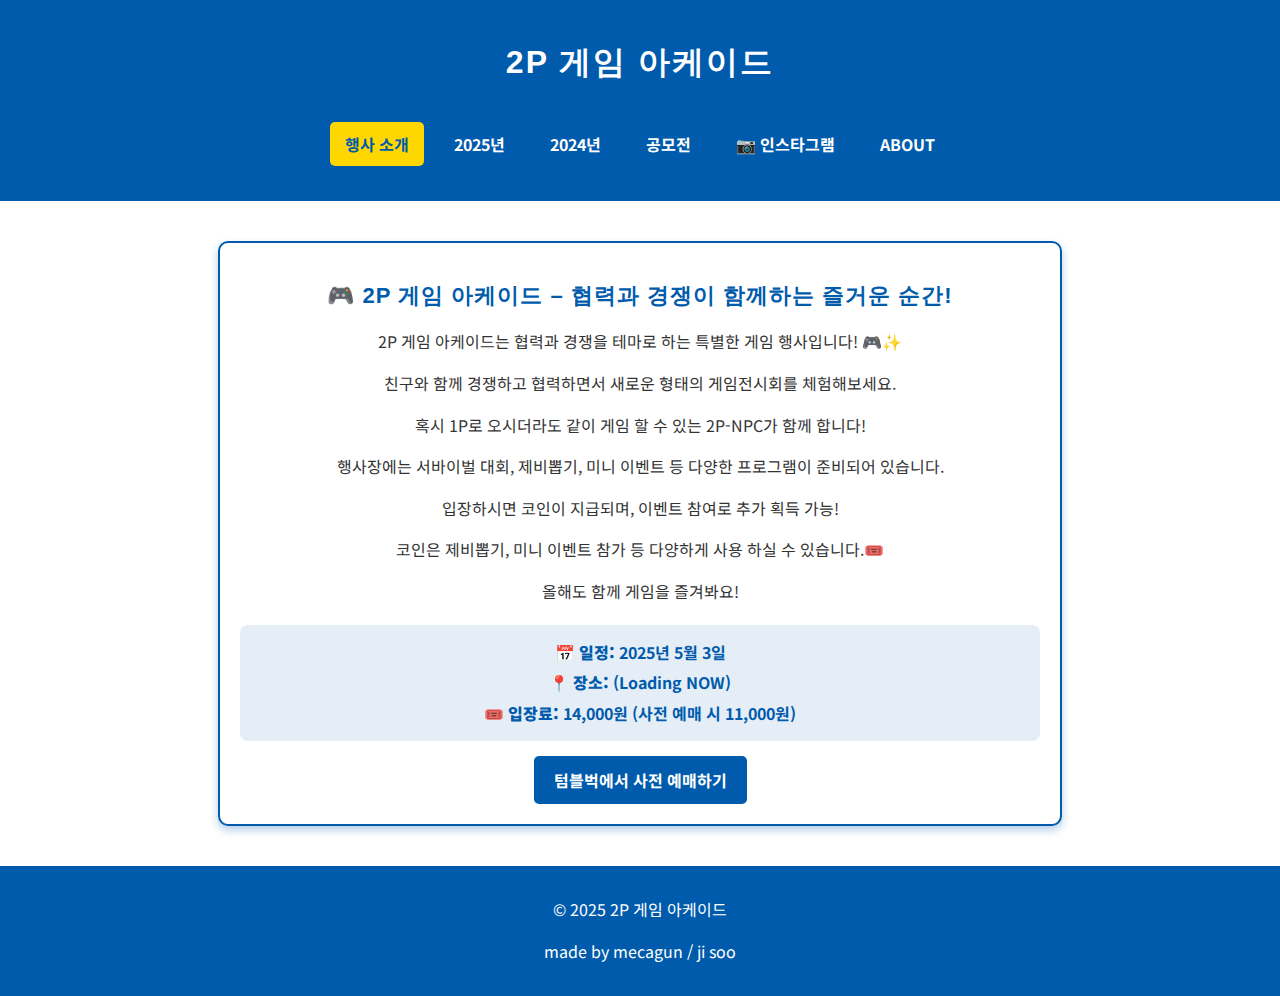
<file: index.html>
<!DOCTYPE html>
<html lang="ko">
<head>
    <meta charset="UTF-8">
    <meta name="viewport" content="width=device-width, initial-scale=1.0">
    <title>2P 게임 아케이드</title>

    <!-- Google Fonts -->
    <link rel="preconnect" href="https://fonts.googleapis.com">
    <link rel="preconnect" href="https://fonts.gstatic.com" crossorigin>
    <link href="https://fonts.googleapis.com/css2?family=Noto+Sans+KR:wght@400;700&family=DungGeunMo&display=swap" rel="stylesheet">

    <!-- 스타일 시트 연결 -->
    <link rel="stylesheet" href="style.css">
</head>
<body>
    <header>
    <h1>2P 게임 아케이드</h1>
        <nav>
            <a href="index.html"class="active">행사 소개</a>
            <a href="2025.html">2025년</a>
            <a href="2024.html">2024년</a>
            <a href="contest.html">공모전</a>
            <a href="https://www.instagram.com/2pgamearcade" target="_blank">📷 인스타그램</a>
            <a href="about.html">ABOUT</a>
        </nav>
    </header>

    <section class="event-info">
    <h2>🎮 2P 게임 아케이드 – 협력과 경쟁이 함께하는 즐거운 순간!</h2>
    <p>2P 게임 아케이드는 협력과 경쟁을 테마로 하는 특별한 게임 행사입니다! 🎮✨</p>
    <p>친구와 함께 경쟁하고 협력하면서 새로운 형태의 게임전시회를 체험해보세요.</p>
    <p>혹시 1P로 오시더라도 같이 게임 할 수 있는 2P-NPC가 함께 합니다!</p>
    <p>행사장에는 서바이벌 대회, 제비뽑기, 미니 이벤트 등 다양한 프로그램이 준비되어 있습니다.</p>
    <p>입장하시면 코인이 지급되며, 이벤트 참여로 추가 획득 가능! </p>
    <p>코인은 제비뽑기, 미니 이벤트 참가 등 다양하게 사용 하실 수 있습니다.🎟️</p>
    <p>올해도 함께 게임을 즐겨봐요!</p>
        
    <div class="event-details">
        <p>📅 <strong>일정:</strong> 2025년 5월 3일</p>
        <p>📍 <strong>장소:</strong> (Loading NOW)</p>
        <p>🎟️ <strong>입장료:</strong> 14,000원 (사전 예매 시 11,000원)</p>
    </div>

    <a href="https://tumblbug.com/2pgamearcade?ref=%EA%B2%80%EC%83%89%2F%ED%82%A4%EC%9B%8C%EB%93%9C" class="button">텀블벅에서 사전 예매하기</a>
</section>

    <footer>
        <p>© 2025 2P 게임 아케이드</p>
        <p> made by mecagun / ji soo </p>
    </footer>
</body>
</html>
</file>
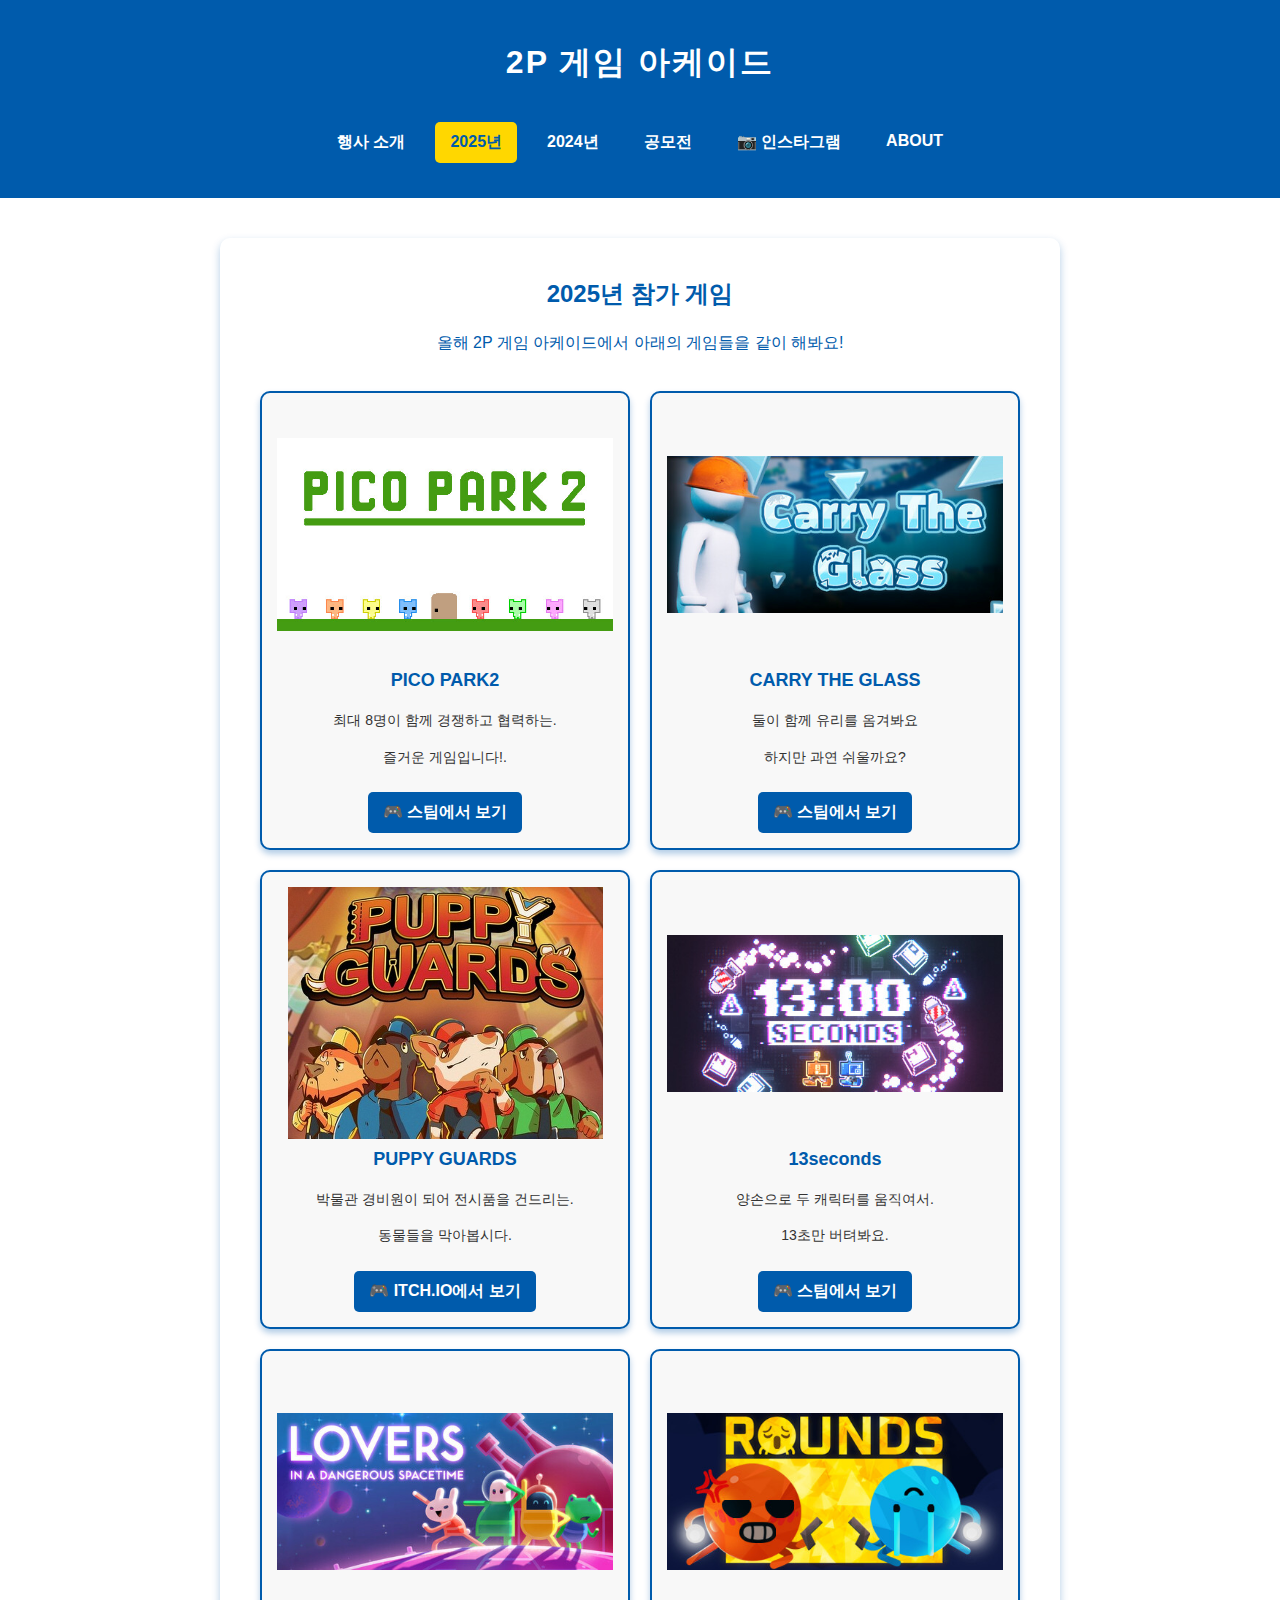
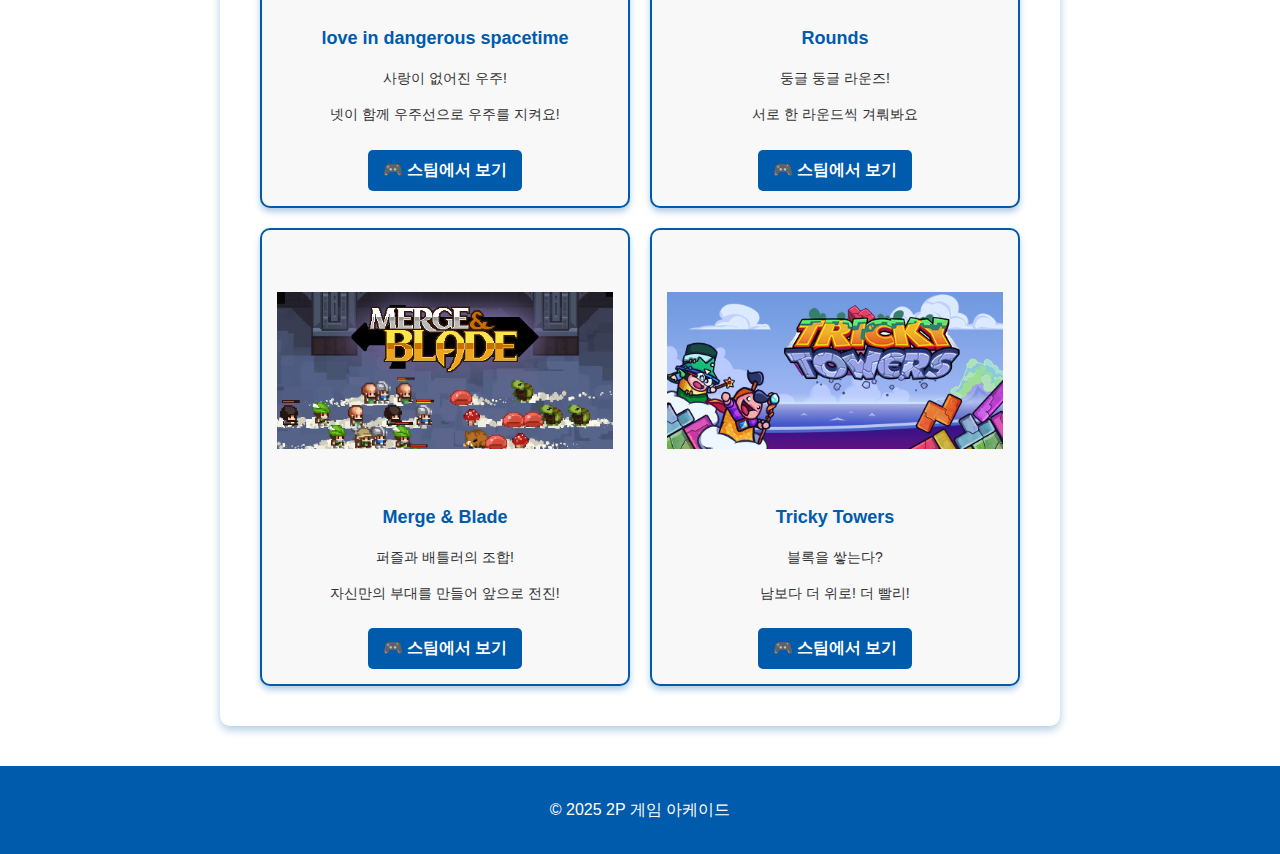
<file: 2025.html>
<!DOCTYPE html>
<html lang="ko">
<head>
    <meta charset="UTF-8">
    <meta name="viewport" content="width=device-width, initial-scale=1.2">
    <title>2025년 2P 게임 아케이드</title>
    <link rel="stylesheet" href="style.css">
</head>
<body>
    <header>
    <h1>2P 게임 아케이드</h1>
        <nav>
            <a href="index.html">행사 소개</a>
            <a href="2025.html"class="active">2025년</a>
            <a href="2024.html">2024년</a>
            <a href="contest.html">공모전</a>
            <a href="https://www.instagram.com/2pgamearcade" target="_blank">📷 인스타그램</a>
            <a href="about.html">ABOUT</a>
        </nav>
    </header>

    <section>
        <h2>2025년 참가 게임</h2>
        <p> 올해 2P 게임 아케이드에서 아래의 게임들을 같이 해봐요!</p>

        <div class="game-gallery">
            <!-- 17개 게임 카드 -->
            <div class="game-card">
                <img src="assets/game1.jpg" alt="게임 룰  : 서바이벌">
                <h3>PICO PARK2</h3>
                <p> 최대 8명이 함께 경쟁하고 협력하는.</p>
                <p> 즐거운 게임입니다!.</p>
                <a href="https://store.steampowered.com/app/2644470/PICO_PARK_2/" target="_blank" class="steam-button">🎮 스팀에서 보기</a>
            </div>

            <div class="game-card">
                <img src="assets/game2.jpg" alt="게임 2">
                <h3>CARRY THE GLASS</h3>
                <p>둘이 함께 유리를 옴겨봐요</p>
                <p>하지만 과연 쉬울까요? </p>
                <a href="https://store.steampowered.com/app/3263320/Carry_The_Glass/" target="_blank" class="steam-button">🎮 스팀에서 보기</a>
            </div>

            <div class="game-card">
                <img src="assets/game3.jpg" alt="게임 3">
                <h3>PUPPY GUARDS</h3>
                <p>박물관 경비원이 되어 전시품을 건드리는.</p>
                <p>동물들을 막아봅시다.</p>
                <a href="https://vitaminexe.itch.io/puppy-guards" target="_blank" class="steam-button">🎮 ITCH.IO에서 보기</a>
            </div>

            <div class="game-card">
                <img src="assets/game4.jpg" alt="게임 4">
                <h3>13seconds</h3>
                <p> 양손으로 두 캐릭터를 움직여서.</p>
                <p> 13초만 버텨봐요.</p>
                <a href="https://store.steampowered.com/app/2761620/13_Seconds/" target="_blank" class="steam-button">🎮 스팀에서 보기</a>
            </div>

            <div class="game-card">
                <img src="assets/game5.jpg" alt="게임 5">
                <h3>love in dangerous spacetime</h3>
                <p> 사랑이 없어진 우주!</p>
                <p> 넷이 함께 우주선으로 우주를 지켜요!</p>
                <a href="https://store.steampowered.com/app/252110/Lovers_in_a_Dangerous_Spacetime/" target="_blank" class="steam-button">🎮 스팀에서 보기</a>
                </div>

            <div class="game-card">
                <img src="assets/game6.jpg" alt="게임 6">
                <h3>Rounds</h3>
                <p> 둥글 둥글 라운즈!</p>
                <p> 서로 한 라운드씩 겨뤄봐요 </p>
                <a href="https://store.steampowered.com/app/1557740/ROUNDS/" target="_blank" class="steam-button">🎮 스팀에서 보기</a>
                </div>

            <div class="game-card">
                <img src="assets/game7.jpg" alt="게임 7">
                <h3>Merge & Blade</h3>
                <p> 퍼즐과 배틀러의 조합!</p>
                <p> 자신만의 부대를 만들어 앞으로 전진!</p>
                <a href="https://store.steampowered.com/app/1446930/Merge__Blade/" target="_blank" class="steam-button">🎮 스팀에서 보기</a>
                </div>

            <div class="game-card">
                <img src="assets/game8.jpg" alt="게임 8">
                <h3>Tricky Towers</h3>
                <p>블록을 쌓는다?</p>
                <p>남보다 더 위로! 더 빨리!</p>
                <a href="https://store.steampowered.com/app/1446930/Merge__Blade/" target="_blank" class="steam-button">🎮 스팀에서 보기</a>
                </div>
            

            <!-- 나머지 14개 게임도 동일한 형식으로 추가 -->
        </div>
    </section>

    <footer>
        <p>© 2025 2P 게임 아케이드</p>
    </footer>
</body>
</html>
</file>
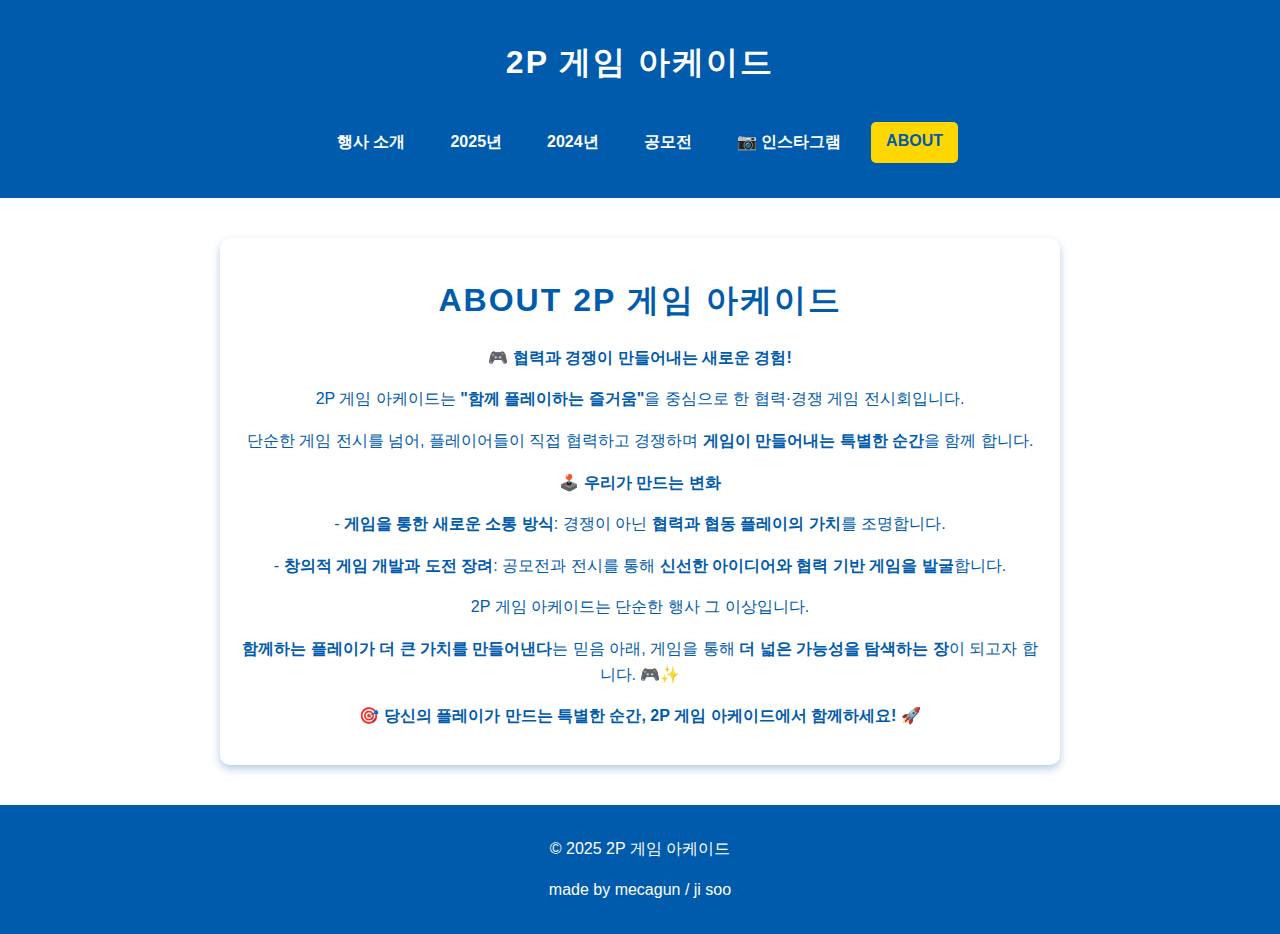
<file: about.html>
<!DOCTYPE html>
<html lang="ko">
<head>
    <meta charset="UTF-8">
    <meta name="viewport" content="width=device-width, initial-scale=1.0">
    <title>행사 소개 - 2P 게임 아케이드</title>
    <link rel="stylesheet" href="style.css">
</head>
<body>
    <header>
    <h1>2P 게임 아케이드</h1>
        <nav>
            <a href="index.html">행사 소개</a>
            <a href="2025.html">2025년</a>
            <a href="2024.html">2024년</a>
            <a href="contest.html">공모전</a>
            <a href="https://www.instagram.com/2pgamearcade" target="_blank">📷 인스타그램</a>
            <a href="about.html"class="active">ABOUT</a>
        </nav>
    </header>

    <section>
    <div class="container">
        <h1>ABOUT 2P 게임 아케이드</h1>
        <p><strong>🎮 협력과 경쟁이 만들어내는 새로운 경험!</strong></p>
        <p>2P 게임 아케이드는 <strong>"함께 플레이하는 즐거움"</strong>을 중심으로 한 협력·경쟁 게임 전시회입니다.
        <p>단순한 게임 전시를 넘어, 플레이어들이 직접 협력하고 경쟁하며 <strong>게임이 만들어내는 특별한 순간</strong>을 함께 합니다.</p>
        
        <p><strong>🕹️ 우리가 만드는 변화</strong></p>
        <p>- <strong>게임을 통한 새로운 소통 방식</strong>: 경쟁이 아닌 <strong>협력과 협동 플레이의 가치</strong>를 조명합니다.</p>
        <p>- <strong>창의적 게임 개발과 도전 장려</strong>: 공모전과 전시를 통해 <strong>신선한 아이디어와 협력 기반 게임을 발굴</strong>합니다.</p>
        <p>2P 게임 아케이드는 단순한 행사 그 이상입니다. </p>
        <p><strong>함께하는 플레이가 더 큰 가치를 만들어낸다</strong>는 믿음 아래, 게임을 통해 <strong>더 넓은 가능성을 탐색하는 장</strong>이 되고자 합니다. 🎮✨</p>
        <p><strong>🎯 당신의 플레이가 만드는 특별한 순간, 2P 게임 아케이드에서 함께하세요! 🚀</strong></p>
    </div>
    </section>

    <footer>
        <p>© 2025 2P 게임 아케이드</p>
        <p> made by mecagun / ji soo </p>
    </footer>
</body>
</html>
</file>
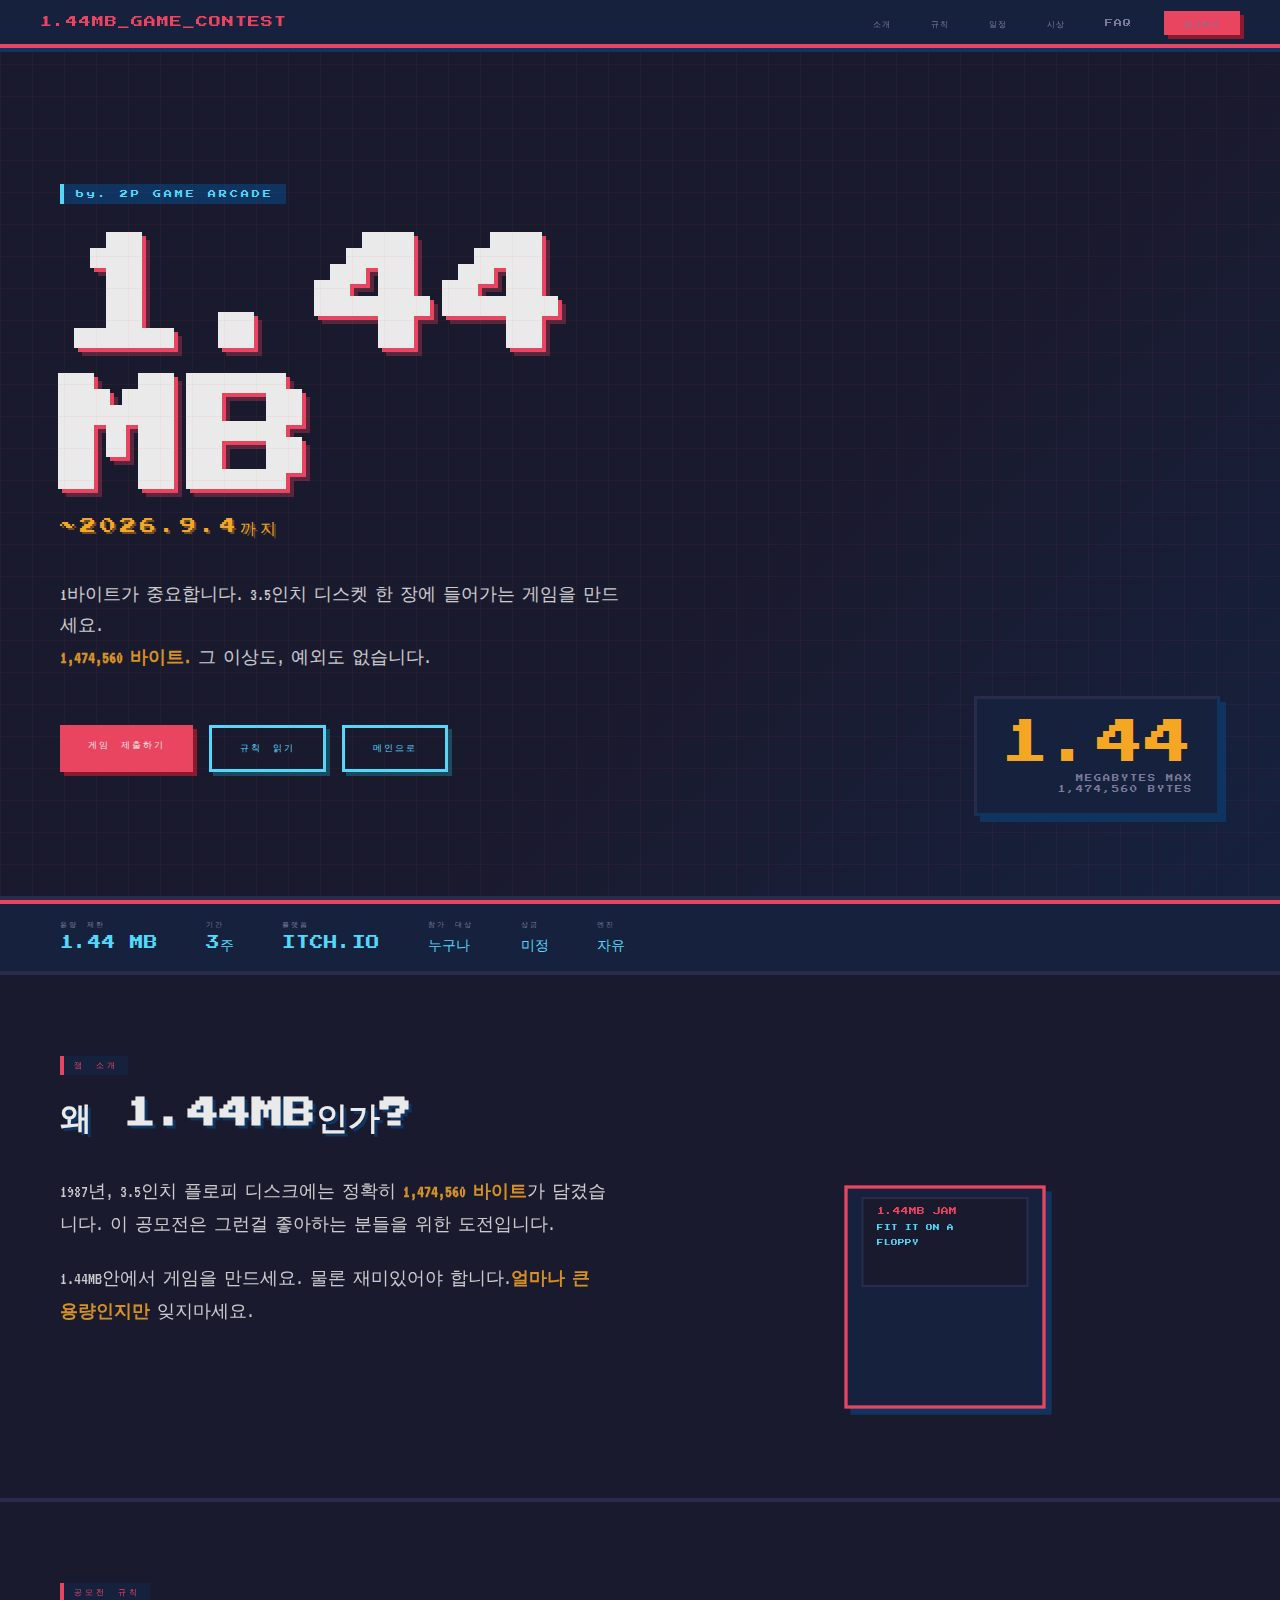
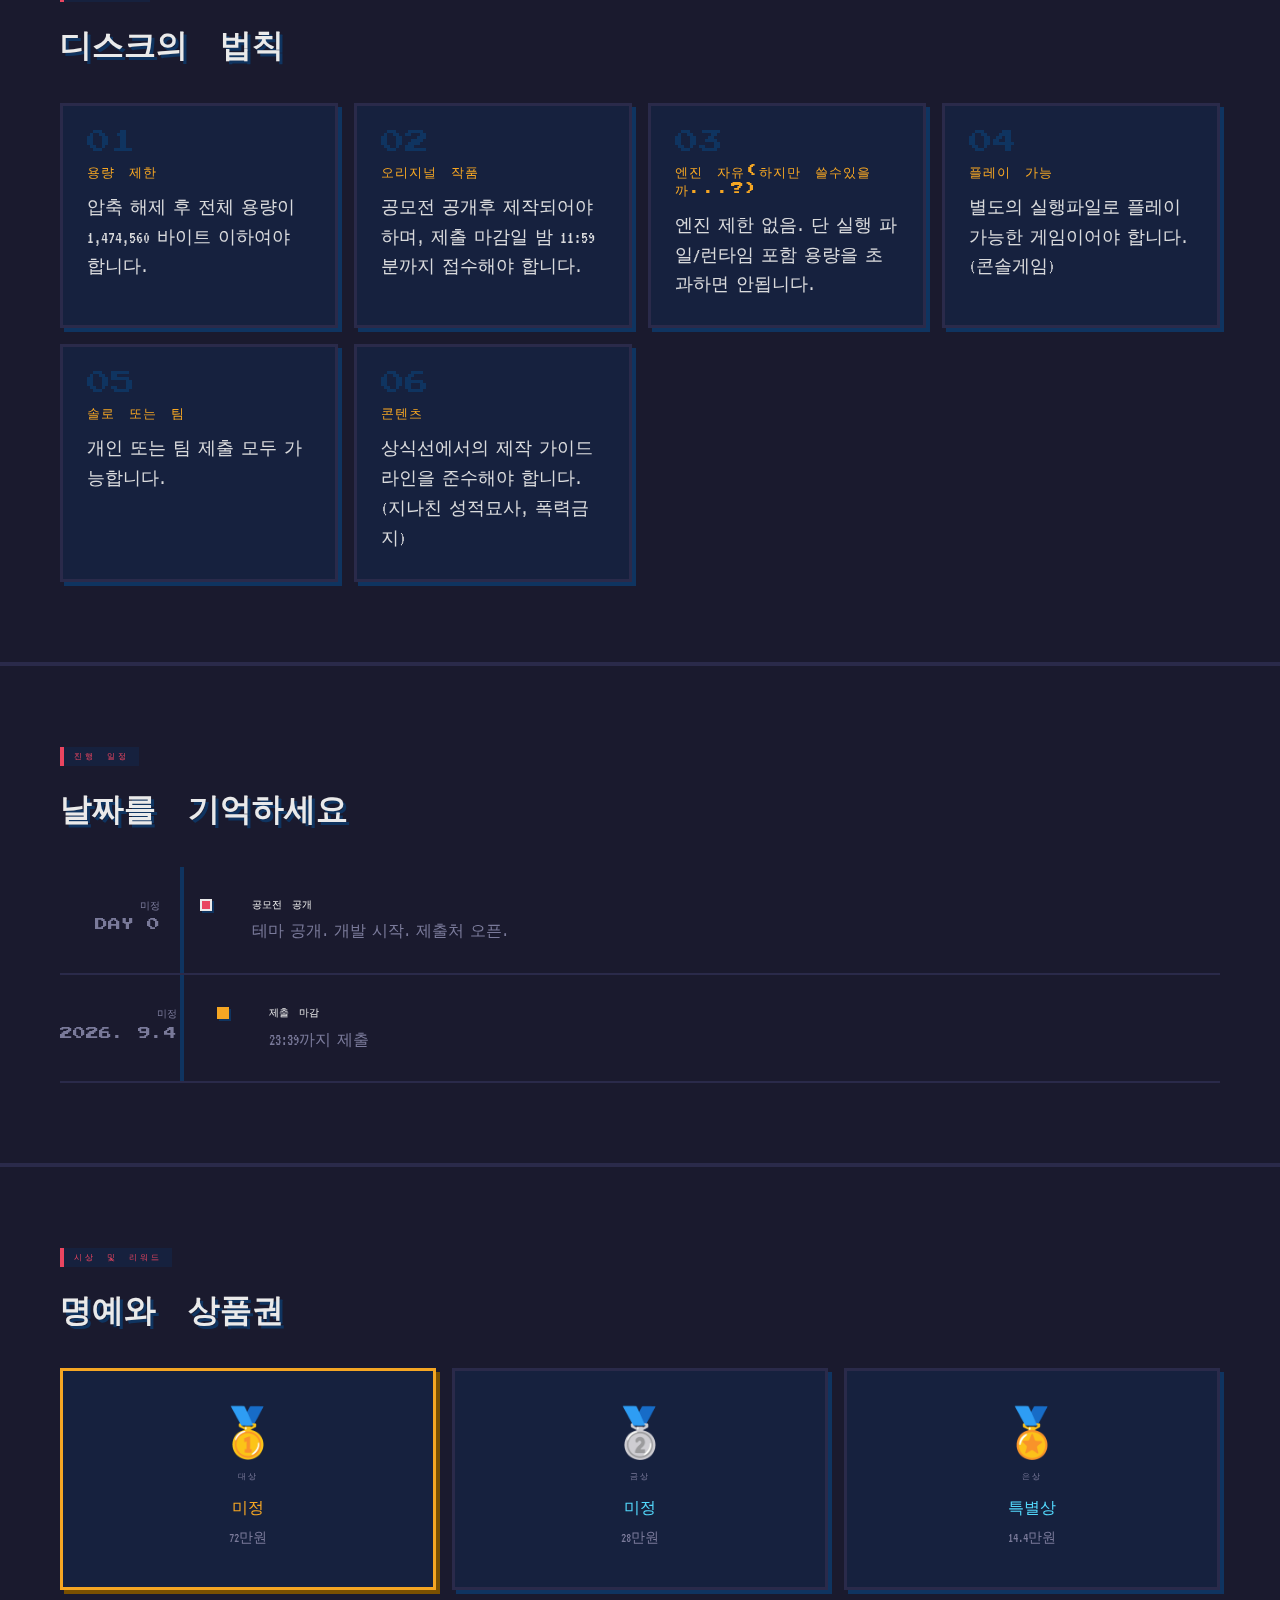
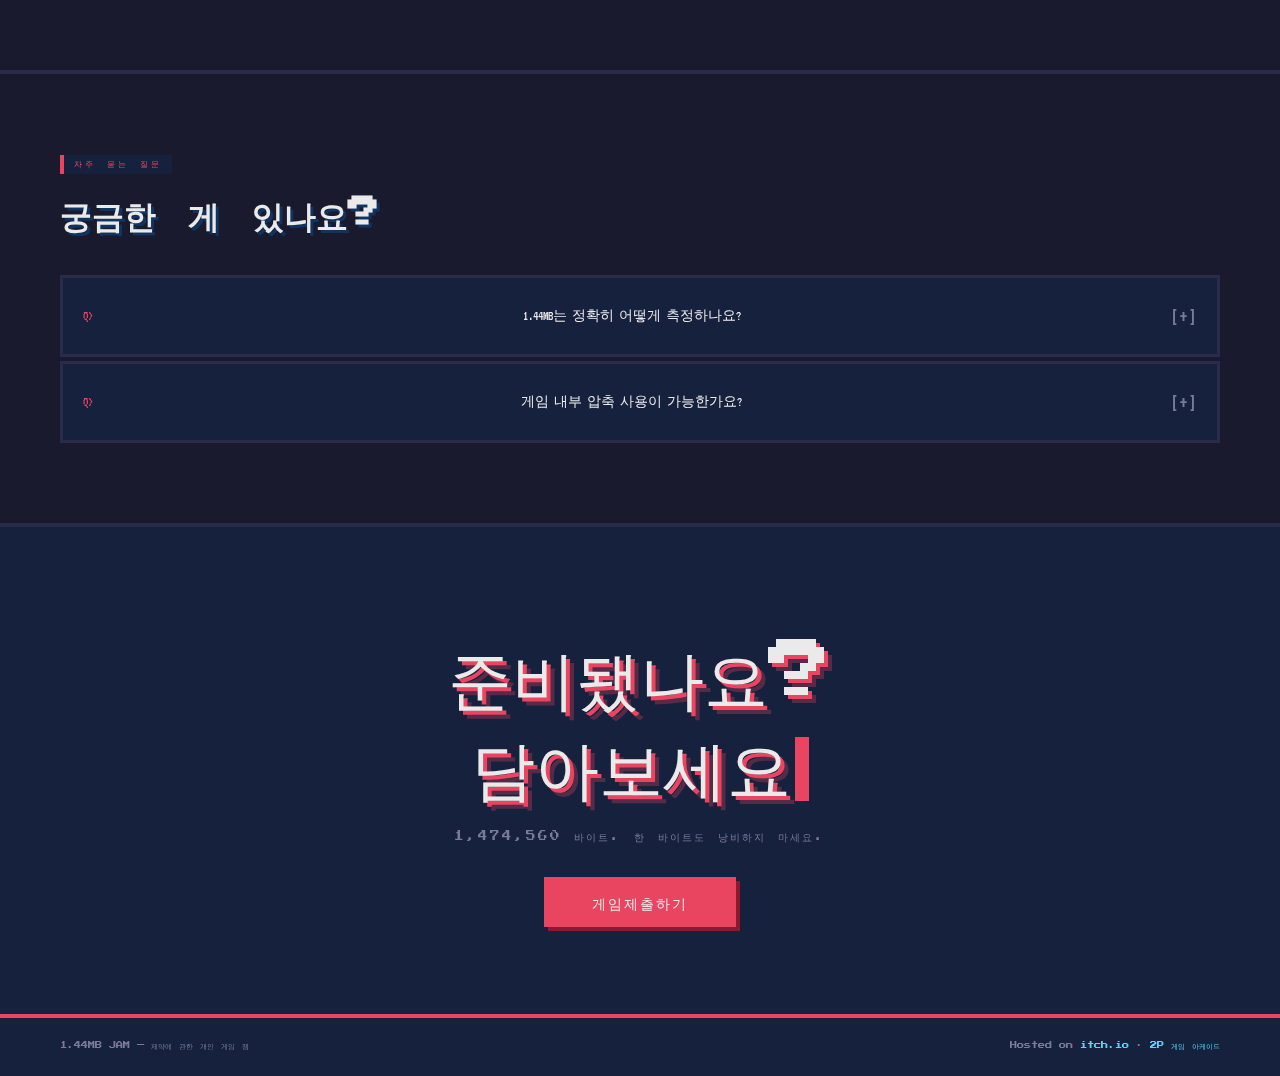
<file: contest-144mb.html>
<!DOCTYPE html>
<html lang="ko">
<head>
<meta charset="UTF-8">
<meta name="viewport" content="width=device-width, initial-scale=1.0">
<title>1.44MB GAME_DEV CONTEST / 플로피디스크 한장에 담기는 게임 공모전 </title>
<link rel="preconnect" href="https://fonts.googleapis.com">
<link rel="preconnect" href="https://fonts.gstatic.com" crossorigin>
<link href="https://fonts.googleapis.com/css2?family=DungGeunMo&family=Noto+Sans+KR:wght@400;700&family=Press+Start+2P&family=VT323&display=swap" rel="stylesheet">
<script>
  window.PAGE_COPY = {
    navIntro: "소개",
    navRules: "규칙",
    navSchedule: "일정",
    navPrizes: "시상",
    navFaq: "FAQ",
    navJoin: "참가하기",
    heroTag: "by. 2P GAME ARCADE",
    heroSubtitle: "~2026.9.4까지",
    heroDesc1: "1바이트가 중요합니다. 3.5인치 디스켓 한 장에 들어가는 게임을 만드세요.",
    heroDesc2: "1,474,560 바이트.",
    heroDesc3: "그 이상도, 예외도 없습니다.",
    btnSubmit: "게임 제출하기",
    btnRules: "규칙 읽기",
    btnHome: "메인으로"
  };
</script>
<style>

  :root {
    --bg: #1a1a2e;
    --bg2: #16213e;
    --bg3: #0f3460;
    --primary: #e94560;
    --accent: #f5a623;
    --cyan: #53d8fb;
    --white: #eaeaea;
    --gray: #7a7a9a;
    --border: #2a2a4a;
  }

  * { margin: 0; padding: 0; box-sizing: border-box; }
  html { scroll-behavior: smooth; image-rendering: pixelated; }
  body {
    background: var(--bg);
    color: var(--white);
    font-family: 'VT323', monospace;
    overflow-x: hidden;
  }

  body::before {
    content: '';
    position: fixed;
    inset: 0;
    background-image:
      linear-gradient(rgba(83,216,251,0.03) 1px, transparent 1px),
      linear-gradient(90deg, rgba(83,216,251,0.03) 1px, transparent 1px);
    background-size: 8px 8px;
    pointer-events: none;
    z-index: 0;
  }

  nav {
    position: fixed;
    top: 0; left: 0; right: 0;
    z-index: 100;
    padding: 0 40px;
    height: 48px;
    display: flex;
    justify-content: space-between;
    align-items: center;
    background: var(--bg2);
    border-bottom: 4px solid var(--primary);
    box-shadow: 0 4px 0 var(--bg3);
  }

  .nav-logo,
  .nav-links a,
  .section-label,
  .section-title,
  .btn,
  .hero-tag,
  .hero-title,
  .hero-subtitle,
  .stat-label,
  .stat-value,
  .rule-num,
  .rule-title,
  .tl-date,
  .tl-title,
  .cta-title,
  .cta-sub,
  .disk-number,
  .disk-unit,
  footer {
    font-family: 'Press Start 2P', monospace;
  }

  .nav-logo { /* 상단 왼쪽 로고 텍스트 크기 */ font-size: 0.75rem; color: var(--primary); letter-spacing: 1px; }
  .nav-links { display: flex; gap: 24px; list-style: none; }
  .nav-links a {
    color: var(--gray);
    text-decoration: none;
    /* 상단 메뉴 링크 텍스트 크기 */
    font-size: 0.5rem;
    letter-spacing: 1px;
    text-transform: uppercase;
    padding: 4px 8px;
  }

  .nav-links a:hover { color: var(--accent); background: var(--bg3); }

  .hero {
    min-height: 100vh;
    display: flex;
    flex-direction: column;
    justify-content: center;
    align-items: flex-start;
    padding: 120px 60px 60px;
    position: relative;
    border-bottom: 4px solid var(--border);
    background: linear-gradient(135deg, var(--bg) 60%, var(--bg2) 100%);
  }

  .hero-bg-grid {
    position: absolute;
    inset: 0;
    background-image:
      linear-gradient(rgba(233,69,96,0.06) 1px, transparent 1px),
      linear-gradient(90deg, rgba(233,69,96,0.06) 1px, transparent 1px);
    background-size: 32px 32px;
    pointer-events: none;
  }

  .hero-tag {
    /* 히어로 상단 태그(by. 2P GAME ARCADE) 텍스트 크기 */
    font-size: 0.5rem;
    letter-spacing: 3px;
    color: var(--cyan);
    margin-bottom: 24px;
    background: var(--bg3);
    padding: 6px 12px;
    border-left: 4px solid var(--cyan);
  }

  .hero-title {
    /* 메인 히어로 타이틀(1.44 MB) 텍스트 크기 */
    font-size: clamp(3rem, 10vw, 8rem);
    line-height: 1.1;
    margin-bottom: 8px;
    text-shadow: 4px 4px 0 var(--primary), 8px 8px 0 rgba(233,69,96,0.3);
  }

  .hero-subtitle {
    /* 히어로 부제(~2026.9.4까지) 텍스트 크기 */
    font-size: clamp(0.6rem, 2vw, 1rem);
    letter-spacing: 4px;
    color: var(--accent);
    margin-bottom: 40px;
    text-shadow: 2px 2px 0 rgba(245,166,35,0.4);
  }

  .hero-desc { max-width: 560px; /* 히어로 본문 설명 텍스트 크기 */ font-size: 1.1rem; line-height: 1.8; opacity: 0.85; margin-bottom: 50px; }
  .hero-cta { display: flex; gap: 16px; flex-wrap: wrap; }

  .btn {
    padding: 14px 28px;
    /* 히어로 버튼 텍스트 크기 */
    font-size: 0.55rem;
    letter-spacing: 2px;
    text-transform: uppercase;
    text-decoration: none;
    border: none;
    cursor: pointer;
    transition: all 0.1s;
  }

  .btn-primary { background: var(--primary); color: var(--white); box-shadow: 4px 4px 0 #8a1a2e; }
  .btn-primary:hover { transform: translate(-2px, -2px); box-shadow: 6px 6px 0 #8a1a2e; }
  .btn-secondary { background: transparent; color: var(--cyan); border: 3px solid var(--cyan); box-shadow: 4px 4px 0 #1a4a5e; }
  .btn-secondary:hover { background: var(--bg3); transform: translate(-2px, -2px); box-shadow: 6px 6px 0 #1a4a5e; }

  .disk-display {
    position: absolute;
    right: 60px;
    bottom: 80px;
    text-align: right;
    background: var(--bg2);
    border: 3px solid var(--border);
    border-right: 3px solid var(--bg3);
    border-bottom: 3px solid var(--bg3);
    padding: 20px 24px;
    box-shadow: 6px 6px 0 var(--bg3);
  }

  .disk-number { /* 우측 디스크 숫자(1.44) 텍스트 크기 */ font-size: 3rem; color: var(--accent); line-height: 1; }
  .disk-unit { /* 우측 디스크 단위/바이트 안내 텍스트 크기 */ font-size: 0.45rem; letter-spacing: 2px; color: var(--gray); margin-top: 8px; }

  .stats-bar {
    background: var(--bg2);
    border-top: 4px solid var(--primary);
    border-bottom: 4px solid var(--border);
    padding: 16px 60px;
    display: flex;
    gap: 48px;
    overflow-x: auto;
    position: relative;
    z-index: 1;
  }

  .stat-item { display: flex; flex-direction: column; gap: 6px; white-space: nowrap; }
  .stat-label { /* 상태 바 라벨(용량 제한/기간 등) 텍스트 크기 */ font-size: 0.45rem; letter-spacing: 2px; color: var(--gray); text-transform: uppercase; }
  .stat-value { /* 상태 바 값(1.44 MB/3주 등) 텍스트 크기 */ font-size: 0.85rem; color: var(--cyan); }

  section { padding: 80px 60px; border-bottom: 4px solid var(--border); position: relative; z-index: 1; }
  .section-label {
    /* 섹션 라벨(잼 소개/공모전 규칙 등) 텍스트 크기 */
    font-size: 0.5rem;
    letter-spacing: 3px;
    color: var(--primary);
    text-transform: uppercase;
    margin-bottom: 16px;
    padding: 4px 10px;
    background: var(--bg2);
    display: inline-block;
    border-left: 4px solid var(--primary);
  }

  .section-title { /* 섹션 메인 제목 텍스트 크기 */ font-size: clamp(1rem, 3vw, 2rem); margin-bottom: 40px; line-height: 1.4; text-shadow: 3px 3px 0 var(--bg3); }
  .about-grid { display: grid; grid-template-columns: 1fr 1fr; gap: 60px; align-items: start; }
  .about-text p { /* 소개 섹션 본문 문단 텍스트 크기 */ font-size: 1.1rem; line-height: 1.9; opacity: 0.85; margin-bottom: 20px; }
  .about-text p strong { color: var(--accent); }
  .floppy-wrap { display: flex; justify-content: center; align-items: center; }
  .floppy-svg { width: 220px; filter: drop-shadow(6px 6px 0 var(--bg3)); }

  .rules-grid { display: grid; grid-template-columns: repeat(auto-fit, minmax(260px, 1fr)); gap: 16px; margin-top: 20px; }
  .rule-card { border: 3px solid var(--border); padding: 24px; background: var(--bg2); box-shadow: 4px 4px 0 var(--bg3); }
  .rule-num { /* 규칙 카드 번호(01~06) 텍스트 크기 */ font-size: 1.5rem; color: var(--bg3); margin-bottom: 10px; }
  .rule-title { /* 규칙 카드 제목 텍스트 크기 */ font-size: 0.8rem; letter-spacing: 1px; color: var(--accent); text-transform: uppercase; margin-bottom: 12px; }
  .rule-desc { /* 규칙 카드 설명 텍스트 크기 */ font-size: 1.1rem; line-height: 1.7; opacity: 0.92; }

  .timeline { position: relative; margin-top: 20px; }
  .timeline::before { content: ''; position: absolute; left: 120px; top: 0; bottom: 0; width: 4px; background: var(--bg3); }
  .timeline-item { display: flex; gap: 40px; align-items: flex-start; padding: 28px 0; border-bottom: 2px solid var(--border); position: relative; }
  .tl-date { /* 타임라인 날짜 텍스트 크기 */ font-size: 0.65rem; color: var(--gray); min-width: 100px; text-align: right; line-height: 1.8; }
  .tl-dot { width: 12px; height: 12px; background: var(--primary); margin-top: 4px; flex-shrink: 0; border: 2px solid var(--white); box-shadow: 2px 2px 0 var(--bg3); }
  .tl-content { flex: 1; }
  .tl-title { /* 타임라인 항목 제목 텍스트 크기 */ font-size: 0.65rem; margin-bottom: 8px; line-height: 1.6; }
  .tl-desc { /* 타임라인 항목 설명 텍스트 크기 */ font-size: 1rem; color: var(--gray); line-height: 1.6; }

  .prizes-grid { display: grid; grid-template-columns: repeat(3, 1fr); gap: 16px; margin-top: 20px; }
  .prize-card { border: 3px solid var(--border); padding: 40px 24px; text-align: center; background: var(--bg2); box-shadow: 4px 4px 0 var(--bg3); }
  .prize-card.gold { border-color: var(--accent); box-shadow: 4px 4px 0 #7a5000; }
  .prize-rank { /* 시상 이모지(🥇/🥈/🏅) 텍스트 크기 */ font-size: 3rem; line-height: 1; margin-bottom: 12px; }
  .prize-title { /* 시상 등급명(대상/금상/은상) 텍스트 크기 */ font-size: 0.5rem; letter-spacing: 2px; color: var(--gray); margin-bottom: 16px; text-transform: uppercase; }
  .prize-reward { /* 시상 보상 텍스트(미정/특별상) 크기 */ font-size: 1rem; color: var(--cyan); }
  .gold .prize-reward { color: var(--accent); }
  .prize-note { /* 시상 금액 보조 텍스트 크기 */ font-size: 0.85rem; color: var(--gray); margin-top: 10px; }

  .criteria-table { width: 100%; border-collapse: collapse; margin-top: 20px; /* 심사 기준 표 기본 텍스트 크기 */ font-size: 1rem; border: 3px solid var(--border); }
  .criteria-table th { text-align: left; padding: 14px 20px; background: var(--bg3); color: var(--cyan); /* 심사 기준 표 헤더 텍스트 크기 */ font-size: 0.5rem; border-bottom: 3px solid var(--border); }
  .criteria-table td { padding: 16px 20px; border-bottom: 2px solid var(--border); line-height: 1.6; }
  .score-bar { display: flex; gap: 4px; align-items: center; }
  .score-pip { width: 12px; height: 12px; background: var(--bg3); border: 2px solid var(--border); }
  .score-pip.active { background: var(--primary); border-color: var(--primary); }

  .faq-list { margin-top: 20px; display: flex; flex-direction: column; gap: 4px; }
  .faq-item { border: 3px solid var(--border); background: var(--bg2); }
  .faq-q { padding: 18px 20px; cursor: pointer; /* FAQ 질문 텍스트 크기 */ font-size: 0.85rem; color: var(--white); display: flex; justify-content: space-between; align-items: center; line-height: 1.8; gap: 16px; }
  .faq-q::before { content: 'Q> '; color: var(--primary); flex-shrink: 0; }
  .faq-q::after { content: '[+]'; color: var(--gray); font-family: 'VT323', monospace; /* FAQ 열림/닫힘 기호 크기 */ font-size: 1.4rem; flex-shrink: 0; }
  .faq-item.open .faq-q { background: var(--bg3); border-bottom: 2px solid var(--border); }
  .faq-item.open .faq-q::after { content: '[-]'; color: var(--primary); }
  .faq-a { display: none; padding: 16px 20px; /* FAQ 답변 텍스트 크기 */ font-size: 1rem; line-height: 1.8; opacity: 0.8; }
  .faq-item.open .faq-a { display: block; }

  .cta-section { text-align: center; padding: 100px 60px; background: var(--bg2); border-bottom: none; position: relative; z-index: 1; }
  .cta-title { /* 하단 CTA 메인 문구 텍스트 크기 */ font-size: clamp(1.5rem, 5vw, 4rem); text-shadow: 4px 4px 0 var(--primary), 8px 8px 0 rgba(233,69,96,0.3); margin-bottom: 24px; line-height: 1.4; }
  .cta-sub { /* 하단 CTA 보조 문구 텍스트 크기 */ font-size: 0.6rem; letter-spacing: 2px; color: var(--gray); margin-bottom: 50px; text-transform: uppercase; }

  footer {
    padding: 24px 60px;
    border-top: 4px solid var(--primary);
    background: var(--bg2);
    display: flex;
    justify-content: space-between;
    align-items: center;
    /* 푸터 텍스트 크기 */
    font-size: 0.45rem;
    color: var(--gray);
    position: relative;
    z-index: 1;
  }

  footer a { color: var(--cyan); text-decoration: none; }
  footer a:hover { color: var(--accent); }

  .cursor {
    display: inline-block;
    width: 14px;
    height: 1em;
    background: var(--primary);
    vertical-align: middle;
    margin-left: 4px;
    animation: blink 1s step-end infinite;
  }

  @keyframes blink {
    0%, 100% { opacity: 1; }
    50% { opacity: 0; }
  }

  @media (max-width: 768px) {
    nav { padding: 0 16px; }
    .nav-links { display: none; }
    .hero { padding: 80px 20px 60px; }
    section { padding: 60px 20px; }
    .about-grid { grid-template-columns: 1fr; }
    .prizes-grid { grid-template-columns: 1fr; }
    .disk-display { display: none; }
    .stats-bar { padding: 16px 20px; gap: 24px; }
    footer { flex-direction: column; gap: 12px; text-align: center; }
    .timeline::before { left: 70px; }
    .tl-date { min-width: 56px; /* 모바일 타임라인 날짜 텍스트 크기 */ font-size: 0.5rem; }
    .hero-title { /* 모바일 히어로 타이틀 텍스트 크기 */ font-size: 2.5rem; }
    .section-title { /* 모바일 섹션 제목 텍스트 크기 */ font-size: 1rem; }
  }
</style>
</head>
<body>
<nav>
  <div class="nav-logo">1.44MB_GAME_CONTEST</div>
  <ul class="nav-links">
    <li><a href="#about" data-copy="navIntro"></a></li>
    <li><a href="#rules" data-copy="navRules"></a></li>
    <li><a href="#schedule" data-copy="navSchedule"></a></li>
    <li><a href="#prizes" data-copy="navPrizes"></a></li>
    <li><a href="#faq" data-copy="navFaq"></a></li>
    <li><a href="#join" class="btn btn-primary" style="padding:8px 20px" data-copy="navJoin"></a></li>
  </ul>
</nav>

<section class="hero" id="home">
  <div class="hero-bg-grid"></div>
  <div class="hero-tag" data-copy="heroTag"></div>
  <h1 class="hero-title">1.44<br>MB</h1>
  <div class="hero-subtitle" data-copy="heroSubtitle"></div>
  <p class="hero-desc">
    <span data-copy="heroDesc1"></span><br>
    <strong style="color:var(--accent)" data-copy="heroDesc2"></strong> <span data-copy="heroDesc3"></span>
  </p>
  <div class="hero-cta">
    <a href="#join" class="btn btn-primary" data-copy="btnSubmit"></a>
    <a href="#rules" class="btn btn-secondary" data-copy="btnRules"></a>
    <a href="index.html" class="btn btn-secondary" data-copy="btnHome"></a>
  </div>

  <div class="disk-display">
    <div class="disk-number">1.44</div>
    <div class="disk-unit">MEGABYTES MAX</div>
    <div class="disk-unit" style="margin-top:4px">1,474,560 BYTES</div>
  </div>
</section>

<div class="stats-bar">
  <div class="stat-item"><span class="stat-label">용량 제한</span><span class="stat-value">1.44 MB</span></div>
  <div class="stat-item"><span class="stat-label">기간</span><span class="stat-value">3주</span></div>
  <div class="stat-item"><span class="stat-label">플랫폼</span><span class="stat-value">ITCH.IO</span></div>
  <div class="stat-item"><span class="stat-label">참가 대상</span><span class="stat-value">누구나</span></div>
  <div class="stat-item"><span class="stat-label">상금</span><span class="stat-value">미정</span></div>
  <div class="stat-item"><span class="stat-label">엔진</span><span class="stat-value">자유</span></div>
</div>

<section id="about">
  <div class="section-label">잼 소개</div>
  <h2 class="section-title">왜 1.44MB인가?</h2>
  <div class="about-grid">
    <div class="about-text">
      <p>1987년, 3.5인치 플로피 디스크에는 정확히 <strong>1,474,560 바이트</strong>가 담겼습니다. 이 공모전은 그런걸 좋아하는 분들을 위한 도전입니다.</p>
      <p>1.44MB안에서 게임을 만드세요. 물론 재미있어야 합니다.<strong>얼마나 큰 용량인지만 </strong>잊지마세요.</p>
    </div>
    <div class="floppy-wrap">
      <svg class="floppy-svg" viewBox="0 0 200 220" fill="none" xmlns="http://www.w3.org/2000/svg" aria-label="플로피 디스크 일러스트" role="img">
        <rect x="10" y="10" width="180" height="200" fill="#16213e" stroke="#e94560" stroke-width="3"></rect>
        <rect x="25" y="20" width="150" height="80" fill="#1a1a2e" stroke="#2a2a4a" stroke-width="2"></rect>
        <!-- 플로피 SVG 첫 번째 줄 텍스트 크기(font-size="7") -->
        <text x="38" y="35" font-family="'Press Start 2P', monospace" font-size="7" fill="#e94560">1.44MB JAM</text>
        <!-- 플로피 SVG 두 번째 줄 텍스트 크기(font-size="6") -->
        <text x="38" y="50" font-family="'Press Start 2P', monospace" font-size="6" fill="#53d8fb">FIT IT ON A</text>
        <!-- 플로피 SVG 세 번째 줄 텍스트 크기(font-size="6") -->
        <text x="38" y="64" font-family="'Press Start 2P', monospace" font-size="6" fill="#53d8fb">FLOPPY</text>
      </svg>
    </div>
  </div>
</section>

<section id="rules">
  <div class="section-label">공모전 규칙</div>
  <h2 class="section-title">디스크의 법칙</h2>
  <div class="rules-grid">
    <div class="rule-card"><div class="rule-num">01</div><div class="rule-title">용량 제한</div><div class="rule-desc">압축 해제 후 전체 용량이 1,474,560 바이트 이하여야 합니다.</div></div>
    <div class="rule-card"><div class="rule-num">02</div><div class="rule-title">오리지널 작품</div><div class="rule-desc">공모전 공개후 제작되어야 하며, 제출 마감일 밤 11:59분까지 접수해야 합니다.</div></div>
    <div class="rule-card"><div class="rule-num">03</div><div class="rule-title">엔진 자유(하지만 쓸수있을까...?)</div><div class="rule-desc">엔진 제한 없음. 단 실행 파일/런타임 포함 용량을 초과하면 안됩니다.</div></div>
    <div class="rule-card"><div class="rule-num">04</div><div class="rule-title">플레이 가능</div><div class="rule-desc">별도의 실행파일로 플레이 가능한 게임이어야 합니다.(콘솔게임)</div></div>
    <div class="rule-card"><div class="rule-num">05</div><div class="rule-title">솔로 또는 팀</div><div class="rule-desc">개인 또는 팀 제출 모두 가능합니다.</div></div>
    <div class="rule-card"><div class="rule-num">06</div><div class="rule-title">콘텐츠</div><div class="rule-desc">상식선에서의 제작 가이드라인을 준수해야 합니다.(지나친 성적묘사, 폭력금지)</div></div>
  </div>
</section>

<section id="schedule">
  <div class="section-label">진행 일정</div>
  <h2 class="section-title">날짜를 기억하세요</h2>
  <div class="timeline">
    <div class="timeline-item"><div class="tl-date">미정<br><!-- 타임라인 DAY 0 보조 텍스트 크기(font-size:0.8rem) --><span style="font-size:0.8rem;color:var(--gray)">DAY 0</span></div><div class="tl-dot"></div><div class="tl-content"><div class="tl-title">공모전 공개</div><div class="tl-desc">테마 공개. 개발 시작. 제출처 오픈.</div></div></div>
    <div class="timeline-item"><div class="tl-date">미정<br><!-- 타임라인 마감일 보조 텍스트 크기(font-size:0.8rem) --><span style="font-size:0.8rem;color:var(--gray)">2026. 9.4</span></div><div class="tl-dot" style="background:var(--accent);border-color:var(--accent)"></div><div class="tl-content"><div class="tl-title">제출 마감</div><div class="tl-desc">23:39까지 제출</div></div></div>
  </div>
</section>

<section id="prizes">
  <div class="section-label">시상 및 리워드</div>
  <h2 class="section-title">명예와 상품권</h2>
  <div class="prizes-grid">
    <div class="prize-card gold"><div class="prize-rank">🥇</div><div class="prize-title">대상</div><div class="prize-reward">미정</div><div class="prize-note">72만원</div></div>
    <div class="prize-card"><div class="prize-rank">🥈</div><div class="prize-title">금상</div><div class="prize-reward">미정</div><div class="prize-note">28만원</div></div>
    <div class="prize-card"><div class="prize-rank">🏅</div><div class="prize-title">은상</div><div class="prize-reward">특별상</div><div class="prize-note">14.4만원</div></div>
  </div>
</section>

<section id="faq">
  <div class="section-label">자주 묻는 질문</div>
  <h2 class="section-title">궁금한 게 있나요?</h2>
  <div class="faq-list">
    <div class="faq-item"><div class="faq-q">1.44MB는 정확히 어떻게 측정하나요?</div><div class="faq-a">3.5인치 HD 플로피의 실제 물리적 용량인 1,474,560 바이트를 기준으로 합니다. 압축 해제 후 기준입니다.</div></div>
    <div class="faq-item"><div class="faq-q">게임 내부 압축 사용이 가능한가요?</div><div class="faq-a">네. 단 최종 실행 가능한 전체 크기가 1,474,560 바이트 이하여야 합니다.</div></div>
  </div>
</section>

<section class="cta-section" id="join">
  <div class="cta-title">준비됐나요?<br>담아보세요<span class="cursor"></span></div>
  <p class="cta-sub">1,474,560 바이트. 한 바이트도 낭비하지 마세요.</p>
  <!-- 하단 CTA '게임제출하기' 버튼 텍스트 크기(font-size:0.9rem) -->
  <a href="https://itch.io/" target="_blank" rel="noopener noreferrer" class="btn btn-primary" style="font-size:0.9rem;padding:18px 48px">게임제출하기</a>
</section>

<footer>
  <div>1.44MB JAM — 제약에 관한 개인 게임 잼</div>
  <div>
    Hosted on <a href="https://itch.io/" target="_blank" rel="noopener noreferrer">itch.io</a> ·
    <a href="index.html">2P 게임 아케이드</a>
  </div>
</footer>

<script>
  document.querySelectorAll('[data-copy]').forEach((el) => {
    const key = el.getAttribute('data-copy');
    if (window.PAGE_COPY && window.PAGE_COPY[key]) el.textContent = window.PAGE_COPY[key];
  });

  document.querySelectorAll('.faq-q').forEach((q) => {
    q.addEventListener('click', () => {
      const item = q.parentElement;
      const wasOpen = item.classList.contains('open');
      document.querySelectorAll('.faq-item').forEach((i) => i.classList.remove('open'));
      if (!wasOpen) item.classList.add('open');
    });
  });
</script>
</body>
</html>
</file>
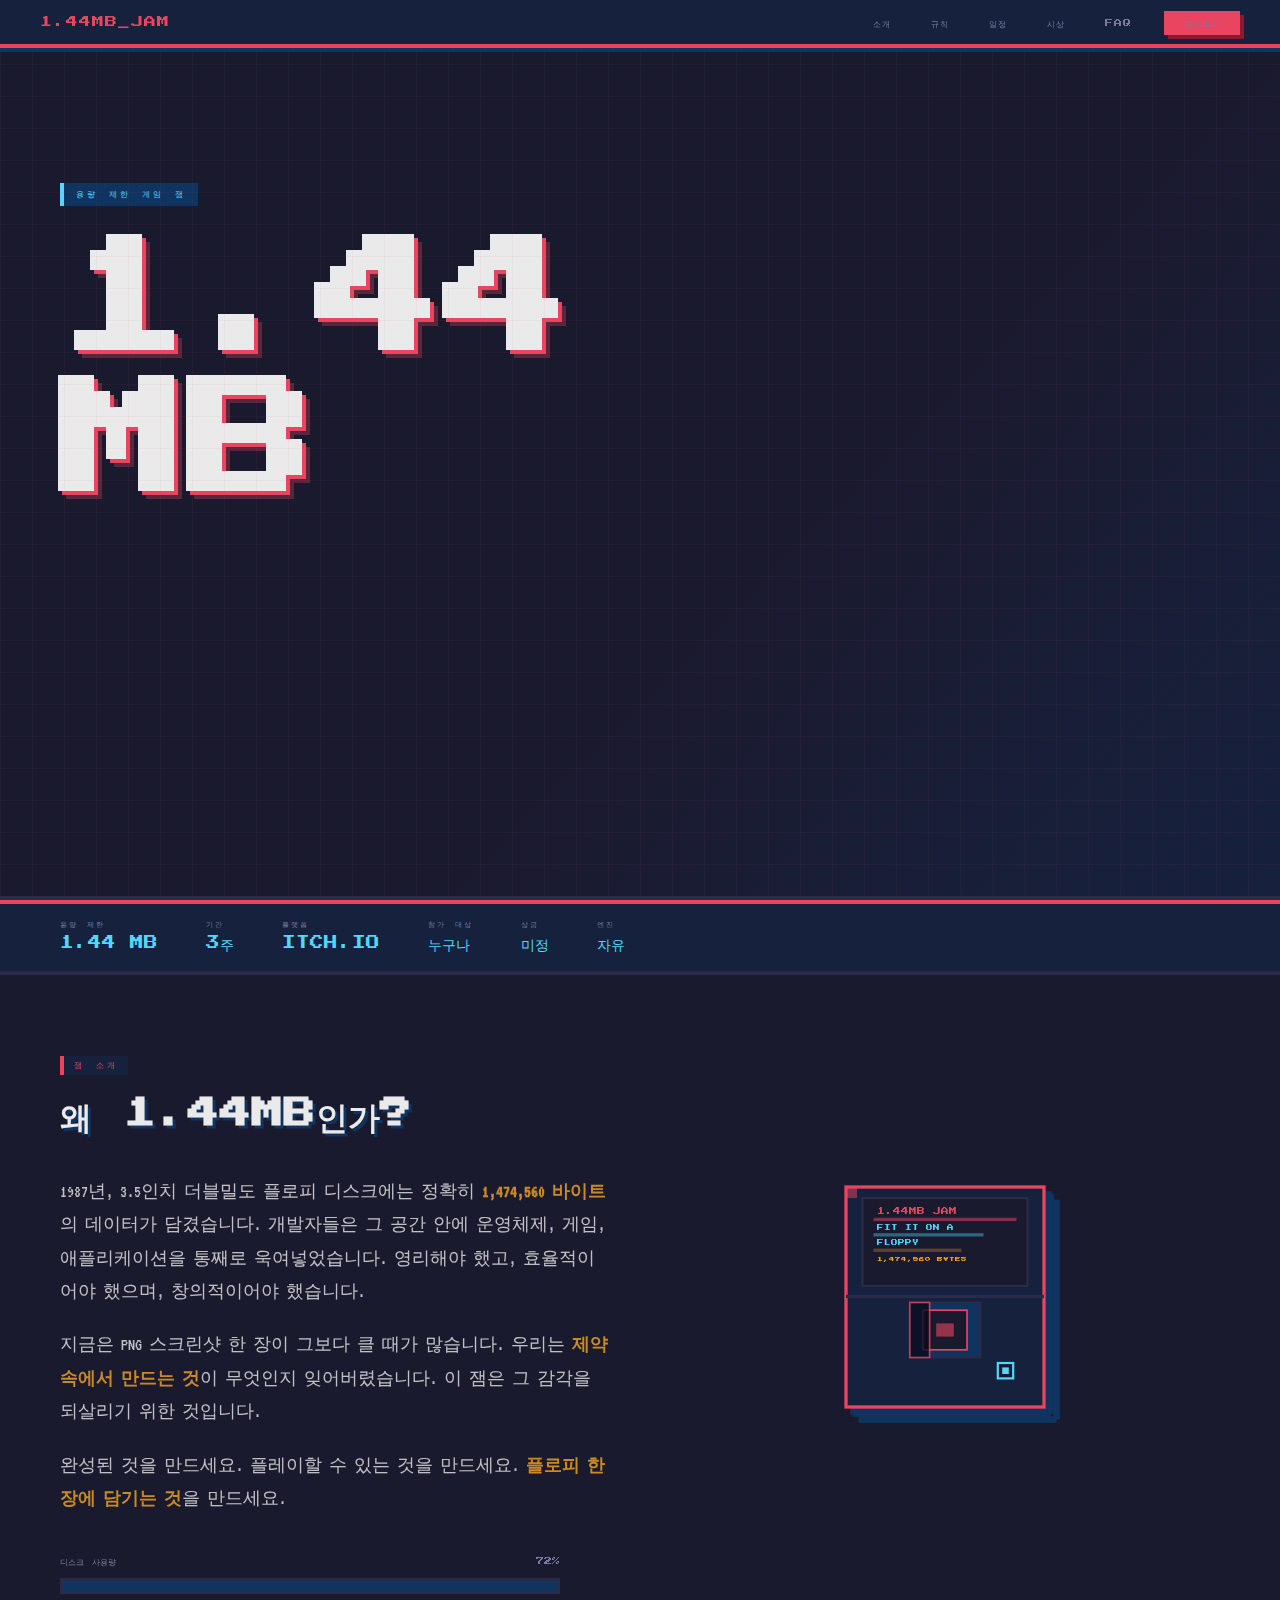
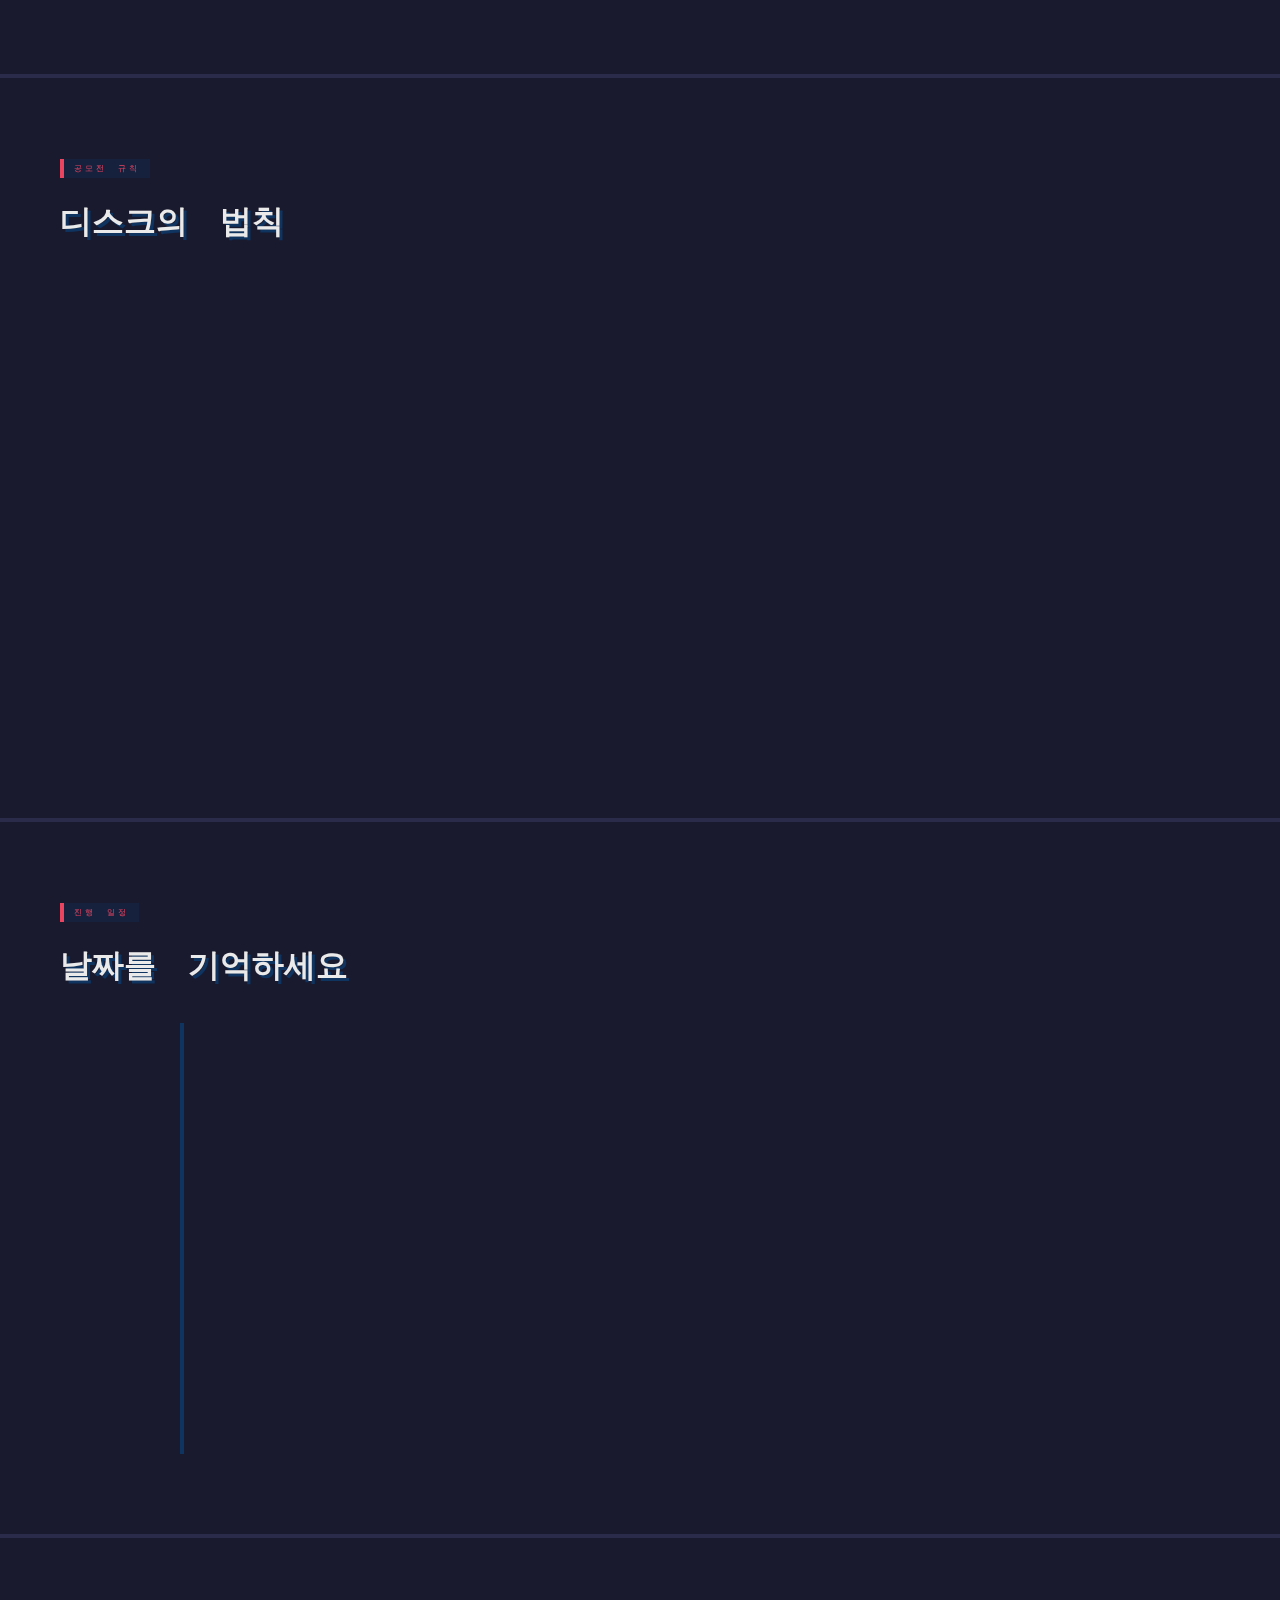
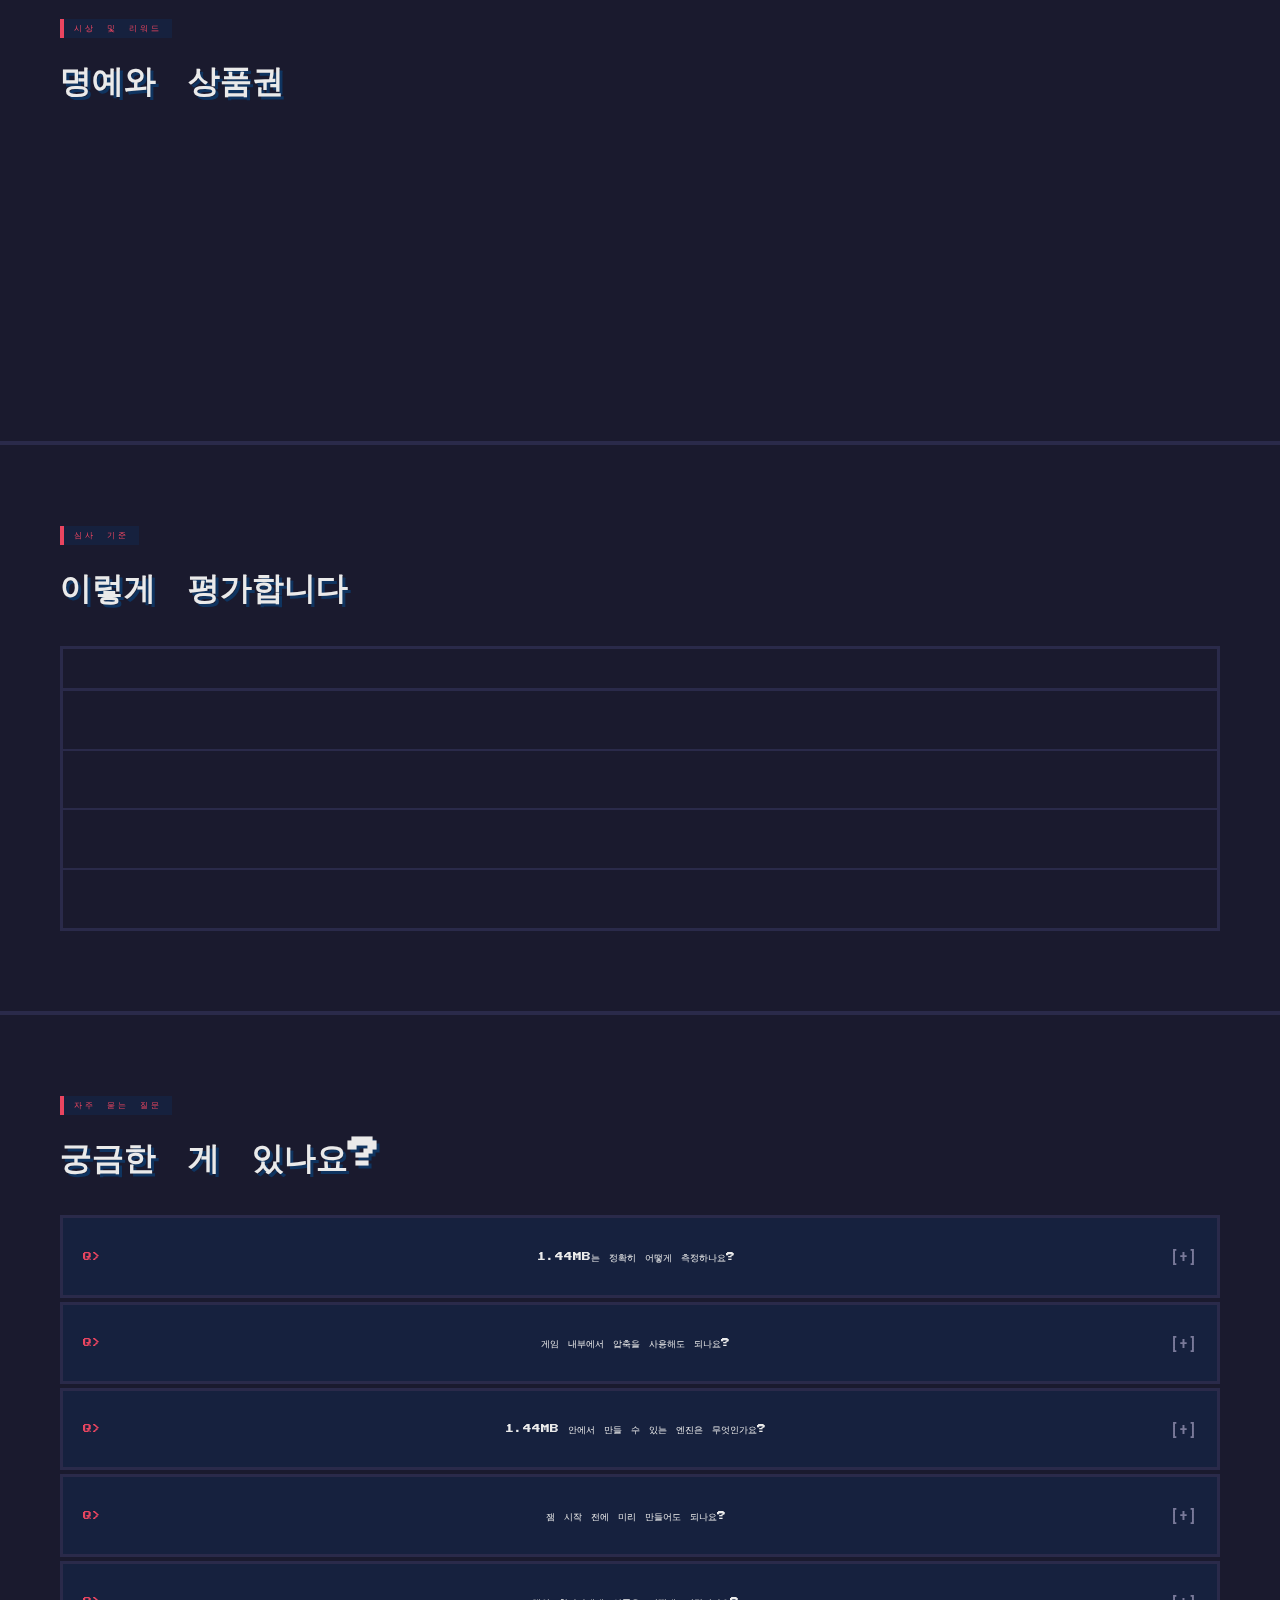
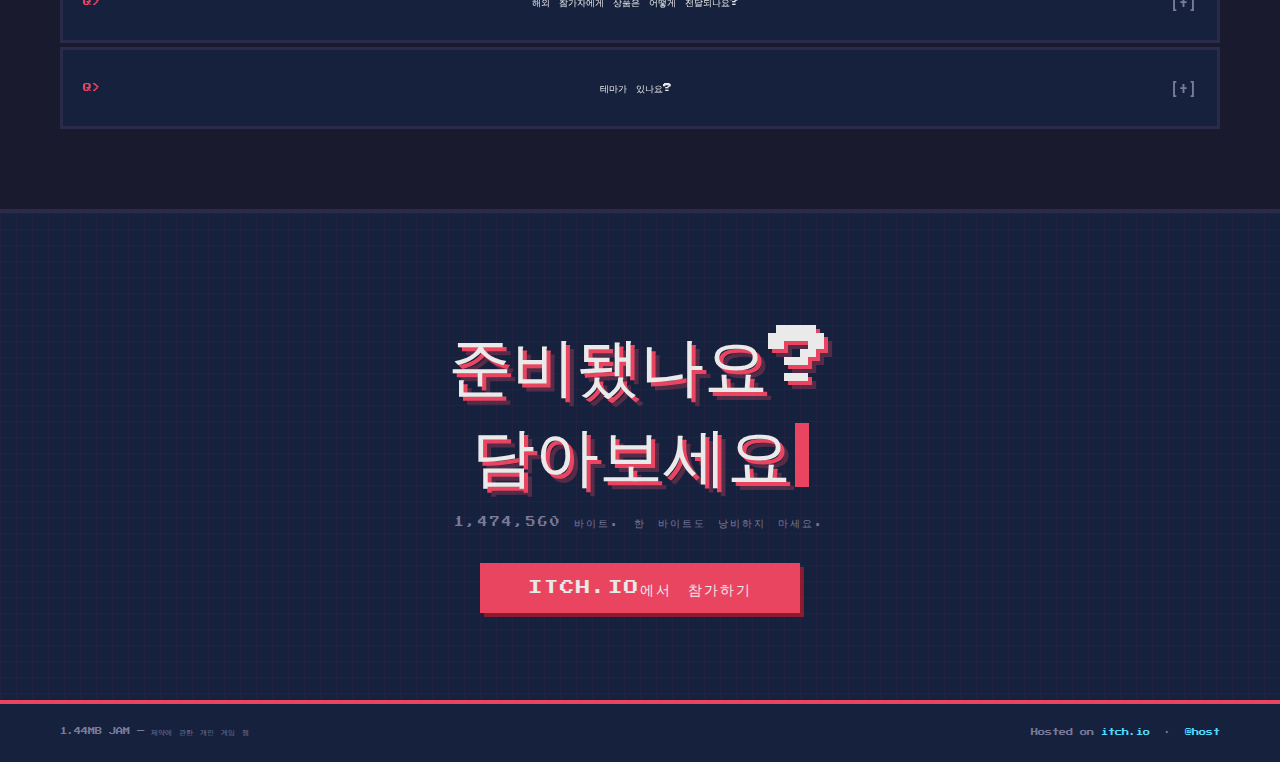
<file: contest-144mb.html.htm>
<!DOCTYPE html>
<html lang="en"><head>
<meta http-equiv="content-type" content="text/html; charset=UTF-8">
<meta charset="UTF-8">
<meta name="viewport" content="width=device-width, initial-scale=1.0">
<title>1.44MB JAM — 플로피에 담아라</title>
<style>
  @import url('https://fonts.googleapis.com/css2?family=Press+Start+2P&family=VT323&display=swap');

  :root {
    --bg:       #1a1a2e;
    --bg2:      #16213e;
    --bg3:      #0f3460;
    --primary:  #e94560;
    --accent:   #f5a623;
    --cyan:     #53d8fb;
    --white:    #eaeaea;
    --gray:     #7a7a9a;
    --border:   #2a2a4a;
    --pixel: 2px;
  }

  * { margin: 0; padding: 0; box-sizing: border-box; }
  html { scroll-behavior: smooth; image-rendering: pixelated; }

  body {
    background: var(--bg);
    color: var(--white);
    font-family: 'VT323', monospace;
    overflow-x: hidden;
    cursor: url("data:image/svg+xml,%3Csvg xmlns='http://www.w3.org/2000/svg' width='16' height='16'%3E%3Crect x='6' y='0' width='4' height='16' fill='%23e94560'/%3E%3Crect x='0' y='6' width='16' height='4' fill='%23e94560'/%3E%3C/svg%3E") 8 8, crosshair;
  }

  /* pixel grid bg */
  body::before {
    content: '';
    position: fixed;
    inset: 0;
    background-image:
      linear-gradient(rgba(83,216,251,0.03) 1px, transparent 1px),
      linear-gradient(90deg, rgba(83,216,251,0.03) 1px, transparent 1px);
    background-size: 8px 8px;
    pointer-events: none;
    z-index: 0;
  }

  body::after { display: none; }

  /* NAVBAR */
  nav {
    position: fixed;
    top: 0; left: 0; right: 0;
    z-index: 100;
    padding: 0 40px;
    height: 48px;
    display: flex;
    justify-content: space-between;
    align-items: center;
    background: var(--bg2);
    border-bottom: 4px solid var(--primary);
    box-shadow: 0 4px 0 var(--bg3);
  }

  .nav-logo {
    font-family: 'Press Start 2P', monospace;
    font-size: 0.75rem;
    color: var(--primary);
    letter-spacing: 1px;
  }

  .nav-links {
    display: flex;
    gap: 24px;
    list-style: none;
  }

  .nav-links a {
    color: var(--gray);
    text-decoration: none;
    font-family: 'Press Start 2P', monospace;
    font-size: 0.5rem;
    letter-spacing: 1px;
    text-transform: uppercase;
    transition: color 0.1s;
    padding: 4px 8px;
  }

  .nav-links a:hover {
    color: var(--accent);
    background: var(--bg3);
  }

  /* HERO */
  .hero {
    min-height: 100vh;
    display: flex;
    flex-direction: column;
    justify-content: center;
    align-items: flex-start;
    padding: 120px 60px 60px;
    position: relative;
    border-bottom: 4px solid var(--border);
    background: linear-gradient(135deg, var(--bg) 60%, var(--bg2) 100%);
  }

  .hero-bg-grid {
    position: absolute;
    inset: 0;
    background-image:
      linear-gradient(rgba(233,69,96,0.06) 1px, transparent 1px),
      linear-gradient(90deg, rgba(233,69,96,0.06) 1px, transparent 1px);
    background-size: 32px 32px;
    pointer-events: none;
  }

  .hero-tag {
    font-family: 'Press Start 2P', monospace;
    font-size: 0.5rem;
    letter-spacing: 3px;
    color: var(--cyan);
    margin-bottom: 24px;
    animation: fadeIn 0.5s ease both;
    background: var(--bg3);
    padding: 6px 12px;
    border-left: 4px solid var(--cyan);
  }

  .hero-tag::before { content: ''; }

  .hero-title {
    font-family: 'Press Start 2P', monospace;
    font-size: clamp(3rem, 10vw, 8rem);
    line-height: 1.1;
    color: var(--white);
    margin-bottom: 8px;
    animation: fadeIn 0.3s ease both;
    text-shadow: 4px 4px 0 var(--primary), 8px 8px 0 rgba(233,69,96,0.3);
  }

  .hero-subtitle {
    font-family: 'Press Start 2P', monospace;
    font-size: clamp(0.6rem, 2vw, 1rem);
    letter-spacing: 4px;
    color: var(--accent);
    margin-bottom: 40px;
    animation: fadeIn 0.6s 0.2s ease both;
    opacity: 0;
    animation-fill-mode: forwards;
    text-shadow: 2px 2px 0 rgba(245,166,35,0.4);
  }

  .hero-desc {
    max-width: 560px;
    font-size: 1.1rem;
    line-height: 1.8;
    color: var(--white);
    opacity: 0.75;
    margin-bottom: 50px;
    animation: fadeIn 0.6s 0.4s ease both;
    animation-fill-mode: forwards;
    opacity: 0;
  }

  .hero-cta {
    display: flex;
    gap: 16px;
    animation: fadeIn 0.6s 0.6s ease both;
    animation-fill-mode: forwards;
    opacity: 0;
  }

  .btn {
    padding: 14px 28px;
    font-family: 'Press Start 2P', monospace;
    font-size: 0.55rem;
    letter-spacing: 2px;
    text-transform: uppercase;
    text-decoration: none;
    border: none;
    cursor: pointer;
    transition: all 0.1s;
    image-rendering: pixelated;
  }

  .btn-primary {
    background: var(--primary);
    color: var(--white);
    box-shadow: 4px 4px 0 #8a1a2e;
  }

  .btn-primary:hover {
    transform: translate(-2px, -2px);
    box-shadow: 6px 6px 0 #8a1a2e;
  }

  .btn-primary:active {
    transform: translate(2px, 2px);
    box-shadow: 2px 2px 0 #8a1a2e;
  }

  .btn-secondary {
    background: transparent;
    color: var(--cyan);
    border: 3px solid var(--cyan);
    box-shadow: 4px 4px 0 #1a4a5e;
  }

  .btn-secondary:hover {
    background: var(--bg3);
    transform: translate(-2px, -2px);
    box-shadow: 6px 6px 0 #1a4a5e;
  }

  /* DISK SIZE DISPLAY */
  .disk-display {
    position: absolute;
    right: 60px;
    bottom: 80px;
    text-align: right;
    animation: fadeIn 1s 0.8s both;
    opacity: 0;
    animation-fill-mode: forwards;
    background: var(--bg2);
    border: 3px solid var(--border);
    border-right: 3px solid var(--bg3);
    border-bottom: 3px solid var(--bg3);
    padding: 20px 24px;
    box-shadow: 6px 6px 0 var(--bg3);
  }

  .disk-number {
    font-family: 'Press Start 2P', monospace;
    font-size: 3rem;
    color: var(--accent);
    line-height: 1;
  }

  .disk-unit {
    font-family: 'Press Start 2P', monospace;
    font-size: 0.45rem;
    letter-spacing: 2px;
    color: var(--gray);
    margin-top: 8px;
  }

  /* STATS BAR */
  .stats-bar {
    background: var(--bg2);
    border-top: 4px solid var(--primary);
    border-bottom: 4px solid var(--border);
    padding: 16px 60px;
    display: flex;
    gap: 48px;
    overflow-x: auto;
    position: relative;
    z-index: 1;
  }

  .stat-item {
    display: flex;
    flex-direction: column;
    gap: 6px;
    white-space: nowrap;
  }

  .stat-label {
    font-family: 'Press Start 2P', monospace;
    font-size: 0.45rem;
    letter-spacing: 2px;
    color: var(--gray);
    text-transform: uppercase;
  }

  .stat-value {
    font-family: 'Press Start 2P', monospace;
    font-size: 0.85rem;
    color: var(--cyan);
  }

  /* ABOUT */
  section {
    padding: 80px 60px;
    border-bottom: 4px solid var(--border);
    position: relative;
    z-index: 1;
  }

  .section-label {
    font-family: 'Press Start 2P', monospace;
    font-size: 0.5rem;
    letter-spacing: 3px;
    color: var(--primary);
    text-transform: uppercase;
    margin-bottom: 16px;
    padding: 4px 10px;
    background: var(--bg2);
    display: inline-block;
    border-left: 4px solid var(--primary);
  }

  .section-label::before { content: ''; }

  .section-title {
    font-family: 'Press Start 2P', monospace;
    font-size: clamp(1rem, 3vw, 2rem);
    color: var(--white);
    margin-bottom: 40px;
    line-height: 1.4;
    text-shadow: 3px 3px 0 var(--bg3);
  }

  .about-grid {
    display: grid;
    grid-template-columns: 1fr 1fr;
    gap: 60px;
    align-items: start;
  }

  .about-text p {
    font-size: 1.1rem;
    line-height: 1.9;
    color: var(--white);
    opacity: 0.8;
    margin-bottom: 20px;
  }

  .about-text p strong {
    color: var(--accent);
    opacity: 1;
  }

  /* FLOPPY DISK SVG */
  .floppy-wrap {
    display: flex;
    justify-content: center;
    align-items: center;
  }

  .floppy-svg {
    width: 220px;
    filter: drop-shadow(6px 6px 0 var(--bg3));
    animation: float 4s ease-in-out infinite;
  }

  /* RULES */
  .rules-grid {
    display: grid;
    grid-template-columns: repeat(auto-fit, minmax(260px, 1fr));
    gap: 16px;
    margin-top: 20px;
  }

  .rule-card {
    border: 3px solid var(--border);
    padding: 24px;
    background: var(--bg2);
    transition: all 0.1s;
    position: relative;
    box-shadow: 4px 4px 0 var(--bg3);
  }

  .rule-card::before {
    content: '';
    position: absolute;
    top: 0; left: 0;
    width: 4px;
    height: 100%;
    background: var(--border);
    transition: background 0.1s;
  }

  .rule-card:hover {
    border-color: var(--primary);
    transform: translate(-2px, -2px);
    box-shadow: 6px 6px 0 var(--primary);
  }

  .rule-card:hover::before { background: var(--primary); }

  .rule-num {
    font-family: 'Press Start 2P', monospace;
    font-size: 1.5rem;
    color: var(--bg3);
    line-height: 1;
    margin-bottom: 10px;
  }

  .rule-card:hover .rule-num { color: var(--primary); }

  .rule-title {
    font-family: 'Press Start 2P', monospace;
    font-size: 0.55rem;
    letter-spacing: 1px;
    color: var(--accent);
    text-transform: uppercase;
    margin-bottom: 12px;
  }

  .rule-desc {
    font-size: 1rem;
    line-height: 1.7;
    color: var(--white);
    opacity: 0.7;
  }

  /* TIMELINE */
  .timeline {
    position: relative;
    margin-top: 20px;
  }

  .timeline::before {
    content: '';
    position: absolute;
    left: 120px;
    top: 0; bottom: 0;
    width: 4px;
    background: var(--bg3);
  }

  .timeline-item {
    display: flex;
    gap: 40px;
    align-items: flex-start;
    padding: 28px 0;
    border-bottom: 2px solid var(--border);
    position: relative;
  }

  .timeline-item:last-child { border-bottom: none; }

  .tl-date {
    font-family: 'Press Start 2P', monospace;
    font-size: 0.65rem;
    color: var(--gray);
    min-width: 100px;
    text-align: right;
    line-height: 1.8;
  }

  .tl-dot {
    width: 12px;
    height: 12px;
    background: var(--primary);
    margin-top: 4px;
    flex-shrink: 0;
    border: 2px solid var(--white);
    box-shadow: 2px 2px 0 var(--bg3);
  }

  .tl-content { flex: 1; }

  .tl-title {
    font-family: 'Press Start 2P', monospace;
    font-size: 0.65rem;
    color: var(--white);
    margin-bottom: 8px;
    line-height: 1.6;
  }

  .tl-desc {
    font-size: 1rem;
    color: var(--gray);
    line-height: 1.6;
  }

  /* PRIZES */
  .prizes-grid {
    display: grid;
    grid-template-columns: repeat(3, 1fr);
    gap: 16px;
    margin-top: 20px;
  }

  .prize-card {
    border: 3px solid var(--border);
    padding: 40px 24px;
    text-align: center;
    background: var(--bg2);
    transition: all 0.1s;
    position: relative;
    box-shadow: 4px 4px 0 var(--bg3);
  }

  .prize-card.gold {
    border-color: var(--accent);
    box-shadow: 4px 4px 0 #7a5000;
  }

  .prize-card.gold::after {
    content: '★ TOP PICK ★';
    position: absolute;
    top: -14px;
    left: 50%;
    transform: translateX(-50%);
    background: var(--accent);
    color: var(--bg);
    font-family: 'Press Start 2P', monospace;
    font-size: 0.4rem;
    letter-spacing: 2px;
    padding: 4px 10px;
    white-space: nowrap;
  }

  .prize-card:hover {
    transform: translate(-2px, -2px);
    box-shadow: 6px 6px 0 var(--primary);
    border-color: var(--primary);
  }

  .prize-rank {
    font-size: 3rem;
    line-height: 1;
    margin-bottom: 12px;
  }

  .prize-title {
    font-family: 'Press Start 2P', monospace;
    font-size: 0.5rem;
    letter-spacing: 2px;
    color: var(--gray);
    margin-bottom: 16px;
    text-transform: uppercase;
  }

  .prize-reward {
    font-family: 'Press Start 2P', monospace;
    font-size: 1rem;
    color: var(--cyan);
  }

  .gold .prize-reward { color: var(--accent); }

  .prize-note {
    font-size: 0.85rem;
    color: var(--gray);
    margin-top: 10px;
  }

  /* CRITERIA */
  .criteria-table {
    width: 100%;
    border-collapse: collapse;
    margin-top: 20px;
    font-size: 1rem;
    border: 3px solid var(--border);
  }

  .criteria-table th {
    text-align: left;
    padding: 14px 20px;
    background: var(--bg3);
    color: var(--cyan);
    font-family: 'Press Start 2P', monospace;
    font-size: 0.5rem;
    text-transform: uppercase;
    letter-spacing: 1px;
    border-bottom: 3px solid var(--border);
  }

  .criteria-table td {
    padding: 16px 20px;
    border-bottom: 2px solid var(--border);
    color: var(--white);
    opacity: 0.8;
    line-height: 1.6;
  }

  .criteria-table tr:hover td {
    background: var(--bg2);
    opacity: 1;
  }

  .score-bar {
    display: flex;
    gap: 4px;
    align-items: center;
  }

  .score-pip {
    width: 12px; height: 12px;
    background: var(--bg3);
    border: 2px solid var(--border);
  }

  .score-pip.active {
    background: var(--primary);
    border-color: var(--primary);
  }

  /* FAQ */
  .faq-list {
    margin-top: 20px;
    display: flex;
    flex-direction: column;
    gap: 4px;
  }

  .faq-item {
    border: 3px solid var(--border);
    background: var(--bg2);
  }

  .faq-q {
    padding: 18px 20px;
    cursor: pointer;
    font-family: 'Press Start 2P', monospace;
    font-size: 0.55rem;
    color: var(--white);
    display: flex;
    justify-content: space-between;
    align-items: center;
    transition: background 0.1s;
    user-select: none;
    line-height: 1.8;
    gap: 16px;
  }

  .faq-q::before { content: 'Q> '; color: var(--primary); flex-shrink: 0; }
  .faq-q::after { content: '[+]'; color: var(--gray); font-family: 'VT323', monospace; font-size: 1.4rem; flex-shrink: 0; }

  .faq-item.open .faq-q { background: var(--bg3); border-bottom: 2px solid var(--border); }
  .faq-item.open .faq-q::after { content: '[-]'; color: var(--primary); }

  .faq-a {
    display: none;
    padding: 16px 20px;
    font-size: 1rem;
    line-height: 1.8;
    color: var(--white);
    opacity: 0.7;
  }

  .faq-a::before { content: 'A: '; color: var(--cyan); font-family: 'Press Start 2P', monospace; font-size: 0.55rem; }
  .faq-item.open .faq-a { display: block; }

  /* CTA SECTION */
  .cta-section {
    text-align: center;
    padding: 100px 60px;
    background: var(--bg2);
    border-bottom: none;
    position: relative;
    z-index: 1;
  }

  .cta-section::before {
    content: '';
    position: absolute;
    inset: 0;
    background-image:
      linear-gradient(rgba(233,69,96,0.05) 1px, transparent 1px),
      linear-gradient(90deg, rgba(233,69,96,0.05) 1px, transparent 1px);
    background-size: 16px 16px;
    pointer-events: none;
  }

  .cta-title {
    font-family: 'Press Start 2P', monospace;
    font-size: clamp(1.5rem, 5vw, 4rem);
    color: var(--white);
    text-shadow: 4px 4px 0 var(--primary), 8px 8px 0 rgba(233,69,96,0.3);
    margin-bottom: 24px;
    line-height: 1.4;
    position: relative;
    z-index: 1;
  }

  .cta-sub {
    font-family: 'Press Start 2P', monospace;
    font-size: 0.6rem;
    letter-spacing: 2px;
    color: var(--gray);
    margin-bottom: 50px;
    text-transform: uppercase;
    position: relative;
    z-index: 1;
  }

  /* FOOTER */
  footer {
    padding: 24px 60px;
    border-top: 4px solid var(--primary);
    background: var(--bg2);
    display: flex;
    justify-content: space-between;
    align-items: center;
    font-family: 'Press Start 2P', monospace;
    font-size: 0.45rem;
    color: var(--gray);
    position: relative;
    z-index: 1;
  }

  footer a { color: var(--cyan); text-decoration: none; }
  footer a:hover { color: var(--accent); }

  /* BLINK CURSOR */
  .cursor {
    display: inline-block;
    width: 14px; height: 1em;
    background: var(--primary);
    vertical-align: middle;
    margin-left: 4px;
    animation: blink 1s step-end infinite;
  }

  /* PROGRESS BAR */
  .progress-wrap {
    margin-top: 40px;
    max-width: 500px;
  }

  .progress-label {
    display: flex;
    justify-content: space-between;
    font-family: 'Press Start 2P', monospace;
    font-size: 0.5rem;
    color: var(--gray);
    margin-bottom: 10px;
  }

  .progress-track {
    height: 16px;
    background: var(--bg3);
    border: 3px solid var(--border);
    position: relative;
  }

  .progress-fill {
    height: 100%;
    background: var(--primary);
    width: 0%;
    animation: fillProgress 2s 1s ease-out forwards;
  }

  /* ANIMATIONS */
  @keyframes blink {
    0%, 100% { opacity: 1; }
    50% { opacity: 0; }
  }

  @keyframes fadeIn {
    from { opacity: 0; transform: translateY(8px); }
    to { opacity: 1; transform: translateY(0); }
  }

  @keyframes float {
    0%, 100% { transform: translateY(0px) rotate(-2deg); }
    50% { transform: translateY(-12px) rotate(2deg); }
  }

  @keyframes fillProgress {
    to { width: 72%; }
  }

  @keyframes scanMove {
    from { transform: translateY(-100%); }
    to { transform: translateY(100vh); }
  }

  .crt-scan { display: none; }

  @media (max-width: 768px) {
    nav { padding: 0 16px; }
    .nav-links { display: none; }
    .hero { padding: 80px 20px 60px; }
    section { padding: 60px 20px; }
    .about-grid { grid-template-columns: 1fr; }
    .prizes-grid { grid-template-columns: 1fr; }
    .disk-display { display: none; }
    .stats-bar { padding: 16px 20px; gap: 24px; }
    footer { flex-direction: column; gap: 12px; text-align: center; }
    .timeline::before { left: 70px; }
    .tl-date { min-width: 56px; font-size: 0.5rem; }
    .hero-title { font-size: 2.5rem; }
    .section-title { font-size: 1rem; }
  }
</style>
</head>
<body>

<div class="crt-scan"></div>

<!-- NAV -->
<nav>
  <div class="nav-logo">1.44MB_JAM</div>
  <ul class="nav-links">
    <li><a href="#about">소개</a></li>
    <li><a href="#rules">규칙</a></li>
    <li><a href="#schedule">일정</a></li>
    <li><a href="#prizes">시상</a></li>
    <li><a href="#faq">FAQ</a></li>
    <li><a href="#join" class="btn btn-primary" style="padding:8px 20px">참가하기</a></li>
  </ul>
</nav>

<!-- HERO -->
<section class="hero" id="home">
  <div class="hero-bg-grid"></div>
  <div class="hero-tag">용량 제한 게임 잼</div>
  <h1 class="hero-title">1.44<br>MB</h1>
  <div class="hero-subtitle">플로피에 담아라</div>
  <p class="hero-desc">
    모든 바이트가 중요합니다. 3.5인치 플로피 디스크 한 장에 들어가는 완성된 게임을 만드세요.<br>
    <strong style="color:var(--accent)">1,474,560 바이트.</strong> 그 이상은 없습니다. 예외도 없습니다.
  </p>
  <div class="hero-cta">
    <a href="#join" class="btn btn-primary">게임 제출하기</a>
    <a href="#rules" class="btn btn-secondary">규칙 읽기</a>
  </div>

  <div class="disk-display">
    <div class="disk-number">1.44</div>
    <div class="disk-unit">MEGABYTES MAX</div>
    <div class="disk-unit" style="color:var(--green-dim);margin-top:4px">1,474,560 BYTES</div>
  </div>
</section>

<!-- STATS BAR -->
<div class="stats-bar">
  <div class="stat-item">
    <span class="stat-label">용량 제한</span>
    <span class="stat-value">1.44 MB</span>
  </div>
  <div class="stat-item">
    <span class="stat-label">기간</span>
    <span class="stat-value">3주</span>
  </div>
  <div class="stat-item">
    <span class="stat-label">플랫폼</span>
    <span class="stat-value">ITCH.IO</span>
  </div>
  <div class="stat-item">
    <span class="stat-label">참가 대상</span>
    <span class="stat-value">누구나</span>
  </div>
  <div class="stat-item">
    <span class="stat-label">상금</span>
    <span class="stat-value">미정</span>
  </div>
  <div class="stat-item">
    <span class="stat-label">엔진</span>
    <span class="stat-value">자유</span>
  </div>
</div>

<!-- ABOUT -->
<section id="about">
  <div class="section-label">잼 소개</div>
  <h2 class="section-title">왜 1.44MB인가?</h2>
  <div class="about-grid">
    <div class="about-text">
      <p>
        1987년, 3.5인치 더블밀도 플로피 디스크에는 정확히 <strong>1,474,560 바이트</strong>의 데이터가 담겼습니다.
        개발자들은 그 공간 안에 운영체제, 게임, 애플리케이션을 통째로 욱여넣었습니다.
        영리해야 했고, 효율적이어야 했으며, 창의적이어야 했습니다.
      </p>
      <p>
        지금은 PNG 스크린샷 한 장이 그보다 클 때가 많습니다. 우리는 <strong>제약 속에서 만드는 것</strong>이 무엇인지 잊어버렸습니다.
        이 잼은 그 감각을 되살리기 위한 것입니다.
      </p>
      <p>
        완성된 것을 만드세요. 플레이할 수 있는 것을 만드세요.
        <strong>플로피 한 장에 담기는 것</strong>을 만드세요.
      </p>
      <div class="progress-wrap">
        <div class="progress-label">
          <span>디스크 사용량</span>
          <span id="pct">72%</span>
        </div>
        <div class="progress-track">
          <div class="progress-fill"></div>
        </div>
      </div>
    </div>
    <div class="floppy-wrap">
      <svg class="floppy-svg" viewBox="0 0 200 220" fill="none" xmlns="http://www.w3.org/2000/svg">
        <!-- body -->
        <rect x="10" y="10" width="180" height="200" rx="0" fill="#16213e" stroke="#e94560" stroke-width="3"></rect>
        <!-- pixel shadow -->
        <rect x="16" y="213" width="180" height="6" fill="#0f3460"></rect>
        <rect x="193" y="16" width="6" height="200" fill="#0f3460"></rect>
        <!-- label area -->
        <rect x="25" y="20" width="150" height="80" rx="0" fill="#1a1a2e" stroke="#2a2a4a" stroke-width="2"></rect>
        <!-- label pixel lines -->
        <rect x="35" y="38" width="130" height="3" fill="#e94560" opacity="0.5"></rect>
        <rect x="35" y="52" width="100" height="3" fill="#53d8fb" opacity="0.4"></rect>
        <rect x="35" y="66" width="80" height="3" fill="#f5a623" opacity="0.3"></rect>
        <!-- label text -->
        <text x="38" y="35" font-family="'Press Start 2P', monospace" font-size="7" fill="#e94560">1.44MB JAM</text>
        <text x="38" y="50" font-family="'Press Start 2P', monospace" font-size="6" fill="#53d8fb">FIT IT ON A</text>
        <text x="38" y="64" font-family="'Press Start 2P', monospace" font-size="6" fill="#53d8fb">FLOPPY</text>
        <text x="38" y="78" font-family="'Press Start 2P', monospace" font-size="5" fill="#f5a623">1,474,560 BYTES</text>
        <!-- metal hub -->
        <rect x="68" y="115" width="64" height="50" rx="0" fill="#0f3460" stroke="#2a2a4a" stroke-width="2"></rect>
        <rect x="80" y="122" width="40" height="36" rx="0" fill="#1a1a2e" stroke="#e94560" stroke-width="1.5"></rect>
        <rect x="92" y="134" width="16" height="12" rx="0" fill="#e94560" opacity="0.6"></rect>
        <!-- shutter -->
        <rect x="68" y="115" width="18" height="50" rx="0" fill="#0a0a1a" stroke="#e94560" stroke-width="1.5" opacity="0.8"></rect>
        <!-- write protect notch -->
        <rect x="148" y="170" width="14" height="14" rx="0" fill="#1a1a2e" stroke="#53d8fb" stroke-width="2"></rect>
        <rect x="152" y="174" width="6" height="6" rx="0" fill="#53d8fb"></rect>
        <!-- corner pixel -->
        <rect x="10" y="10" width="10" height="10" fill="#e94560" opacity="0.5"></rect>
        <!-- divider line -->
        <rect x="10" y="108" width="180" height="3" fill="#2a2a4a"></rect>
      </svg>
    </div>
  </div>
</section>

<!-- RULES -->
<section id="rules">
  <div class="section-label">공모전 규칙</div>
  <h2 class="section-title">디스크의 법칙</h2>
  <div class="rules-grid">
    <div class="rule-card" style="opacity: 0; transform: translateY(20px); transition: opacity 0.5s, transform 0.5s;">
      <div class="rule-num">01</div>
      <div class="rule-title">용량 제한</div>
      <div class="rule-desc">압축 해제 후 전체 용량이 1,474,560 바이트 이하여야 합니다. 3.5인치 HD 플로피의 실제 용량 기준입니다. 예외 없음.</div>
    </div>
    <div class="rule-card" style="opacity: 0; transform: translateY(20px); transition: opacity 0.5s, transform 0.5s;">
      <div class="rule-num">02</div>
      <div class="rule-title">오리지널 작품</div>
      <div class="rule-desc">잼 기간 중 제작된 게임이어야 합니다. 기존 에셋 사용은 허용되나, 1.44MB 용량에 포함됩니다.</div>
    </div>
    <div class="rule-card" style="opacity: 0; transform: translateY(20px); transition: opacity 0.5s, transform 0.5s;">
      <div class="rule-num">03</div>
      <div class="rule-title">엔진 자유</div>
      <div class="rule-desc">엔진 제한 없음. HTML5, PICO-8, TIC-80, Love2D, C/어셈블리 — 뭐든 됩니다. 런타임도 용량에 포함.</div>
    </div>
    <div class="rule-card" style="opacity: 0; transform: translateY(20px); transition: opacity 0.5s, transform 0.5s;">
      <div class="rule-num">04</div>
      <div class="rule-title">플레이 가능</div>
      <div class="rule-desc">완성된 플레이 가능한 게임이어야 합니다. 시작과 끝이 명확하다면 프로토타입도 허용됩니다.</div>
    </div>
    <div class="rule-card" style="opacity: 0; transform: translateY(20px); transition: opacity 0.5s, transform 0.5s;">
      <div class="rule-num">05</div>
      <div class="rule-title">솔로 또는 팀</div>
      <div class="rule-desc">개인 또는 팀 제출 모두 환영합니다. 팀 인원 제한 없음. 제출 페이지에 모든 기여자를 명시하세요.</div>
    </div>
    <div class="rule-card" style="opacity: 0; transform: translateY(20px); transition: opacity 0.5s, transform 0.5s;">
      <div class="rule-num">06</div>
      <div class="rule-title">콘텐츠</div>
      <div class="rule-desc">성인용 콘텐츠 금지. itch.io 커뮤니티 가이드라인을 준수하세요. 위반 시 실격 처리됩니다.</div>
    </div>
  </div>
</section>

<!-- SCHEDULE -->
<section id="schedule">
  <div class="section-label">진행 일정</div>
  <h2 class="section-title">날짜를 기억하세요</h2>
  <div class="timeline">
    <div class="timeline-item" style="opacity: 0; transform: translateY(20px); transition: opacity 0.5s, transform 0.5s;">
      <div class="tl-date">미정<br><span style="font-size:0.8rem;color:var(--gray)">DAY 0</span></div>
      <div class="tl-dot"></div>
      <div class="tl-content">
        <div class="tl-title">잼 시작</div>
        <div class="tl-desc">테마 공개. 개발 시작. 제출 포털 오픈.</div>
      </div>
    </div>
    <div class="timeline-item" style="opacity: 0; transform: translateY(20px); transition: opacity 0.5s, transform 0.5s;">
      <div class="tl-date">미정<br><span style="font-size:0.8rem;color:var(--gray)">DAY 21</span></div>
      <div class="tl-dot" style="background:var(--accent);border-color:var(--accent)"></div>
      <div class="tl-content">
        <div class="tl-title">제출 마감</div>
        <div class="tl-desc">늦은 제출 불가. 모든 제출물에 대해 용량 검증이 진행됩니다.</div>
      </div>
    </div>
    <div class="timeline-item" style="opacity: 0; transform: translateY(20px); transition: opacity 0.5s, transform 0.5s;">
      <div class="tl-date">미정<br><span style="font-size:0.8rem;color:var(--gray)">DAY 21–28</span></div>
      <div class="tl-dot"></div>
      <div class="tl-content">
        <div class="tl-title">커뮤니티 투표</div>
        <div class="tl-desc">모든 참가자가 서로의 게임을 평가합니다. 다 플레이하고, 공정하게 심사하세요.</div>
      </div>
    </div>
    <div class="timeline-item" style="opacity: 0; transform: translateY(20px); transition: opacity 0.5s, transform 0.5s;">
      <div class="tl-date">미정<br><span style="font-size:0.8rem;color:var(--gray)">DAY 28</span></div>
      <div class="tl-dot" style="background:var(--accent);border-color:var(--accent)"></div>
      <div class="tl-content">
        <div class="tl-title">결과 발표</div>
        <div class="tl-desc">수상자 발표. 상품 지급. 모든 출품작 아카이브.</div>
      </div>
    </div>
  </div>
</section>

<!-- PRIZES -->
<section id="prizes">
  <div class="section-label">시상 및 리워드</div>
  <h2 class="section-title">명예와 상품권</h2>
  <div class="prizes-grid">
    <div class="prize-card gold" style="opacity: 0; transform: translateY(20px); transition: opacity 0.5s, transform 0.5s;">
      <div class="prize-rank">🥇</div>
      <div class="prize-title">1위</div>
      <div class="prize-reward">미정</div>
      <div class="prize-note">디지털 상품권 + 명예의 전당</div>
    </div>
    <div class="prize-card silver" style="opacity: 0; transform: translateY(20px); transition: opacity 0.5s, transform 0.5s;">
      <div class="prize-rank">🥈</div>
      <div class="prize-title">2위</div>
      <div class="prize-reward">미정</div>
      <div class="prize-note">디지털 상품권</div>
    </div>
    <div class="prize-card bronze" style="opacity: 0; transform: translateY(20px); transition: opacity 0.5s, transform 0.5s;">
      <div class="prize-rank">🏅</div>
      <div class="prize-title">호스트 픽</div>
      <div class="prize-reward">특별상</div>
      <div class="prize-note">호스트가 직접 고른 게임</div>
    </div>
  </div>
</section>

<!-- CRITERIA -->
<section id="criteria">
  <div class="section-label">심사 기준</div>
  <h2 class="section-title">이렇게 평가합니다</h2>
  <table class="criteria-table">
    <thead>
      <tr style="opacity: 0; transform: translateY(20px); transition: opacity 0.5s, transform 0.5s;">
        <th>항목</th>
        <th>설명</th>
        <th>비중</th>
      </tr>
    </thead>
    <tbody>
      <tr style="opacity: 0; transform: translateY(20px); transition: opacity 0.5s, transform 0.5s;">
        <td><span style="color:var(--accent)">창의성</span></td>
        <td>용량 제약 안에서 얼마나 창의적인 발상인가?</td>
        <td>
          <div class="score-bar">
            <div class="score-pip active"></div><div class="score-pip active"></div>
            <div class="score-pip active"></div><div class="score-pip active"></div><div class="score-pip active"></div>
          </div>
        </td>
      </tr>
      <tr style="opacity: 0; transform: translateY(20px); transition: opacity 0.5s, transform 0.5s;">
        <td><span style="color:var(--accent)">재미</span></td>
        <td>실제로 플레이했을 때 재미있는가?</td>
        <td>
          <div class="score-bar">
            <div class="score-pip active"></div><div class="score-pip active"></div>
            <div class="score-pip active"></div><div class="score-pip active"></div><div class="score-pip active"></div>
          </div>
        </td>
      </tr>
      <tr style="opacity: 0; transform: translateY(20px); transition: opacity 0.5s, transform 0.5s;">
        <td><span style="color:var(--accent)">플로피 정신</span></td>
        <td>레트로/제약이라는 철학을 잘 살렸는가?</td>
        <td>
          <div class="score-bar">
            <div class="score-pip active"></div><div class="score-pip active"></div>
            <div class="score-pip active"></div><div class="score-pip active"></div><div class="score-pip"></div>
          </div>
        </td>
      </tr>
      <tr style="opacity: 0; transform: translateY(20px); transition: opacity 0.5s, transform 0.5s;">
        <td><span style="color:var(--accent)">완성도</span></td>
        <td>제약 안에서 얼마나 완성도 있게 마무리했는가?</td>
        <td>
          <div class="score-bar">
            <div class="score-pip active"></div><div class="score-pip active"></div>
            <div class="score-pip active"></div><div class="score-pip"></div><div class="score-pip"></div>
          </div>
        </td>
      </tr>
    </tbody>
  </table>
</section>

<!-- FAQ -->
<section id="faq">
  <div class="section-label">자주 묻는 질문</div>
  <h2 class="section-title">궁금한 게 있나요?</h2>
  <div class="faq-list">
    <div class="faq-item">
      <div class="faq-q">1.44MB는 정확히 어떻게 측정하나요?</div>
      <div class="faq-a">3.5인치 HD 플로피의 실제 물리적 용량인 1,474,560 바이트를 기준으로 합니다. 80트랙 × 2면 × 18섹터 × 512바이트로 계산됩니다. 압축 해제 후 기준입니다.</div>
    </div>
    <div class="faq-item">
      <div class="faq-q">게임 내부에서 압축을 사용해도 되나요?</div>
      <div class="faq-a">네 — 게임 내부의 에셋 압축(예: zip 로더 내 deflate)은 허용됩니다. 단, 압축 해제 후 실행 가능한 전체 크기가 1,474,560 바이트 이내여야 합니다.</div>
    </div>
    <div class="faq-item">
      <div class="faq-q">1.44MB 안에서 만들 수 있는 엔진은 무엇인가요?</div>
      <div class="faq-a">HTML5/순수 JS, PICO-8(.p8), TIC-80, Love2D(에셋 최소화), 순수 C/SDL, 어셈블리가 현실적인 선택지입니다. Godot, Unity, Unreal은 극단적인 용량 최적화 없이는 사실상 불가능합니다.</div>
    </div>
    <div class="faq-item">
      <div class="faq-q">잼 시작 전에 미리 만들어도 되나요?</div>
      <div class="faq-a">기획이나 공부는 괜찮습니다. 순위 산정 대상 제출물은 잼 시작 전 게임 코드 작성이 금지됩니다. 에셋 사전 제작은 회색 지대이므로 투명하게 공개해 주세요.</div>
    </div>
    <div class="faq-item">
      <div class="faq-q">해외 참가자에게 상품은 어떻게 전달되나요?</div>
      <div class="faq-a">디지털 상품권(Amazon, Steam 또는 동등한 것) 형태로 이메일을 통해 전달됩니다. 실물 배송은 없습니다.</div>
    </div>
    <div class="faq-item">
      <div class="faq-q">테마가 있나요?</div>
      <div class="faq-a">테마는 잼 시작 시 공개됩니다. 선택 사항이지만 권장합니다 — 테마를 활용한 작품은 투표 시 별도로 표시됩니다.</div>
    </div>
  </div>
</section>

<!-- CTA -->
<section class="cta-section" id="join">
  <div class="cta-title">준비됐나요?<br>담아보세요<span class="cursor"></span></div>
  <p class="cta-sub">1,474,560 바이트. 한 바이트도 낭비하지 마세요.</p>
  <a href="https://itch.io/" target="_blank" class="btn btn-primary" style="font-size:0.9rem;padding:18px 48px">
    ITCH.IO에서 참가하기
  </a>
</section>

<!-- FOOTER -->
<footer>
  <div>1.44MB JAM — 제약에 관한 개인 게임 잼</div>
  <div>
    Hosted on <a href="https://itch.io/" target="_blank">itch.io</a> &nbsp;·&nbsp;
    <a href="#">@host</a>
  </div>
</footer>

<script>
  // FAQ accordion
  document.querySelectorAll('.faq-q').forEach(q => {
    q.addEventListener('click', () => {
      const item = q.parentElement;
      const wasOpen = item.classList.contains('open');
      document.querySelectorAll('.faq-item').forEach(i => i.classList.remove('open'));
      if (!wasOpen) item.classList.add('open');
    });
  });

  // Scroll reveal
  const observer = new IntersectionObserver((entries) => {
    entries.forEach(e => {
      if (e.isIntersecting) {
        e.target.style.opacity = '1';
        e.target.style.transform = 'translateY(0)';
      }
    });
  }, { threshold: 0.1 });

  document.querySelectorAll('.rule-card, .prize-card, .timeline-item, .criteria-table tr').forEach(el => {
    el.style.opacity = '0';
    el.style.transform = 'translateY(20px)';
    el.style.transition = 'opacity 0.5s ease, transform 0.5s ease';
    observer.observe(el);
  });
</script>


</body></html>
</file>
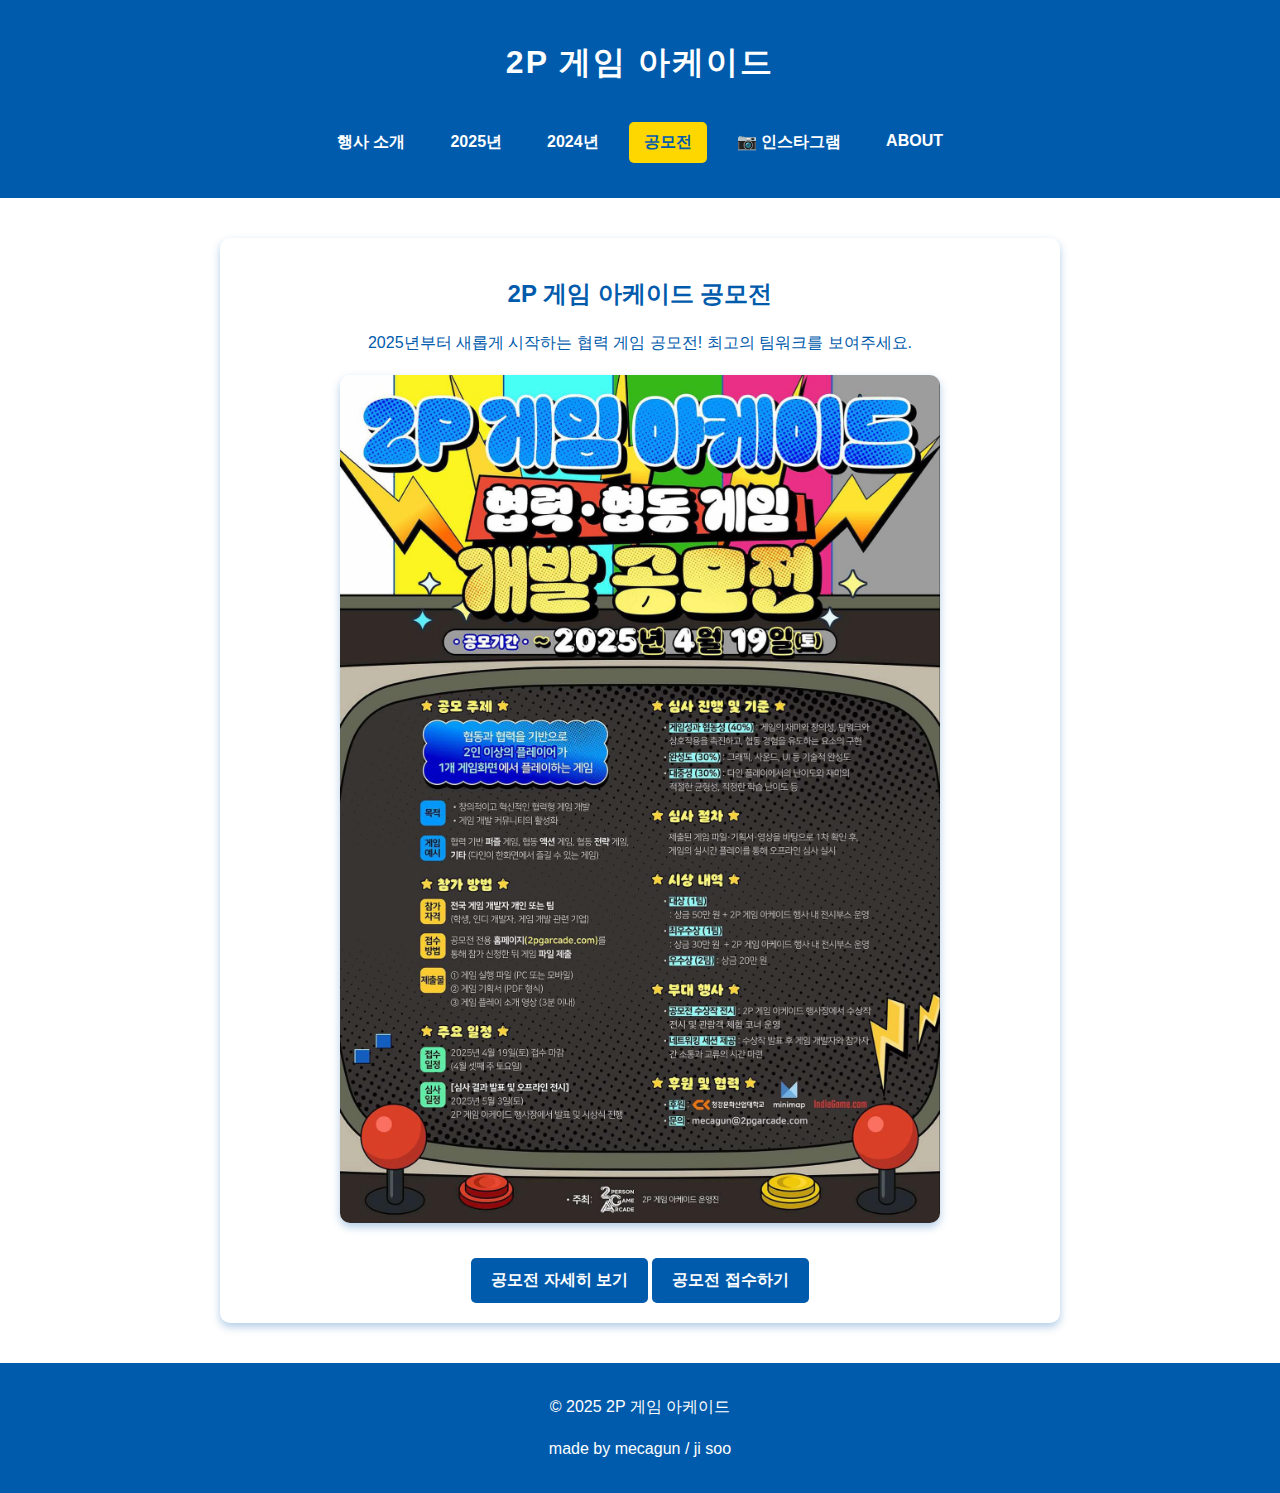
<file: contest.html>
<!DOCTYPE html>
<html lang="ko">
<head>
    <meta charset="UTF-8">
    <meta name="viewport" content="width=device-width, initial-scale=1.0">
    <title>공모전 - 2P 게임 아케이드</title>
    <link rel="stylesheet" href="style.css">
</head>
<body>
    <header>
    <h1>2P 게임 아케이드</h1>
        <nav>
            <a href="index.html">행사 소개</a>
            <a href="2025.html">2025년</a>
            <a href="2024.html">2024년</a>
            <a href="contest.html"class="active">공모전</a>
            <a href="https://www.instagram.com/2pgamearcade" target="_blank">📷 인스타그램</a>
            <a href="about.html">ABOUT</a>
        </nav>
    </header>

<section>
    <h2>2P 게임 아케이드 공모전</h2>
    <p>2025년부터 새롭게 시작하는 협력 게임 공모전! 최고의 팀워크를 보여주세요.</p>
    
    <!-- 공모전 포스터 이미지 -->
    <img src="assets/contest_poster.png" alt="2P 게임 아케이드 공모전 포스터" class="contest-poster">
    
    <!-- 공모전 자세히 보기 버튼 -->
    <a href="contest.html" class="button">공모전 자세히 보기</a>
    
    <!-- 공모전 접수 버튼 -->
    <a href="https://docs.google.com/forms/d/e/1FAIpQLSciPp2CvYj1XpGUftgPATFBOW7DyYvowgQh12ET1dPeVh0ykQ/closedform" class="button register-button" target="_blank">공모전 접수하기</a>
</section>

    <footer>
        <p>© 2025 2P 게임 아케이드</p>
        <p> made by mecagun / ji soo </p>
    </footer>
</body>
</html>
</file>
<file: style.css>
/* 전체 페이지 기본 스타일 */
body {
    font-family: 'Noto Sans KR', sans-serif;
    background-color: #FFFFFF; /* 흰색 배경 */
    color: #005BAC; /* 세가 블루 텍스트 */
    text-align: center;
    margin: 0;
    padding: 0;
}

/* 헤더 스타일 */
header {
    background: #005BAC; /* 세가 블루 */
    color: white;
    padding: 20px 0;
}

h1 {
    font-family: 'DungGeunMo', sans-serif;
    font-size: 32px;
    font-weight: 700;
    letter-spacing: 2px;
}

/* 네비게이션 스타일 */
nav {
    display: flex;
    justify-content: center;
    gap: 15px;
    padding: 15px;
    background-color: #005BAC; /* 세가 블루 */
    flex-wrap: wrap; /* 모바일 대응 */
}

nav a {
    color: white;
    /*margin: 0 10px; */
    text-decoration: none;
    font-weight: bold;
    font-size: 16px;
    padding: 10px 15px;
    border-radius: 5px;
    transition: background 0.3s ease-in-out;
}

nav a:hover {
    background-color: #FFD700; /* 골드 */
    color: #005BAC;
}

nav a.active {
    background-color: #FFD700;
    color: #005BAC;
}

/* 섹션 */
section {
    max-width: 800px;
    margin: 40px auto;
    padding: 20px;
    background: white;
    /* border: 2px solid #005BAC;  세가 블루 테두리 */
    border-radius: 10px;
    box-shadow: 0px 4px 8px rgba(0, 91, 172, 0.3);
}

/* 제목 스타일 */
h2, h3 {
    font-family: 'DungGeunMo', sans-serif;
    color: #005BAC;
    font-weight: 700;
}

/* 본문 스타일 */
p {
    font-size: 16px;
    line-height: 1.6;
}

/* 버튼 스타일 */
.button {
    display: inline-block;
    background-color: #005BAC;
    color: white;
    padding: 10px 20px;
    border-radius: 5px;
    text-decoration: none;
    font-weight: bold;
    transition: background 0.3s ease-in-out;
}

.button:hover {
    background-color: #FFD700; /* 골드 */
    color: #005BAC; /* 세가 블루 */
}

/* 푸터 */
footer {
    background: #005BAC;
    color: white;
    padding: 15px;
    margin-top: 40px;
}

/* 인스타그램 아이콘 */
.social-icon {
    width: 30px;
    height: 30px;
    margin-top: 10px;
    filter: invert(1); /* 흰색 아이콘 효과 */
    transition: transform 0.2s;
}

.social-icon:hover {
    transform: scale(1.1);
    filter: invert(80%) sepia(100%) saturate(500%) hue-rotate(300deg); /* 인스타 컬러 */
}

.contest-poster {
    width: 100%;
    max-width: 600px; /* 최대 크기 제한 */
    display: block;
    margin: 20px auto; /* 가운데 정렬 */
    border-radius: 10px;
    box-shadow: 0 4px 8px rgba(0, 91, 172, 0.3);
}

/* 공모전 접수 버튼 스타일 (차별화) */
.register-button {
    background-color: #FFD700; /* 골드 */
    color: #005BAC;
}

.register-button:hover {
    background-color: #FFCC00; /* 더 밝은 골드 */
    color: #003F88;
}

/* 이벤트 정보 섹션 */
.event-info {
    max-width: 800px;
    margin: 40px auto;
    padding: 20px;
    background: white;
    border: 2px solid #005BAC; /* 세가 블루 테두리 */
    border-radius: 10px;
    box-shadow: 0px 4px 8px rgba(0, 91, 172, 0.3);
    text-align: center;
}

/* 제목 스타일 */
.event-info h2 {
    font-family: 'DungGeunMo', sans-serif;
    font-size: 22px;
    color: #005BAC;
    font-weight: 700;
    letter-spacing: 1px;
}

/* 본문 스타일 */
.event-info p {
    font-family: 'Noto Sans KR', sans-serif;
    font-size: 16px;
    line-height: 1.6;
    color: #333; /* 기본 글자색 (검은색) */
}

/* 날짜, 장소, 입장료 스타일 */
.event-details {
    margin-top: 20px;
    padding: 10px;
    background: rgba(0, 91, 172, 0.1); /* 세가 블루 연한 배경 */
    border-radius: 8px;
}

.event-details p {
    font-size: 16px;
    font-weight: bold;
    color: #005BAC;
    margin: 5px 0;
}

/* 버튼 스타일 */
.button {
    display: inline-block;
    background-color: #005BAC; /* 세가 블루 */
    color: white;
    padding: 12px 20px;
    margin-top: 15px;
    border-radius: 5px;
    text-decoration: none;
    font-weight: bold;
    transition: background 0.3s ease-in-out;
}

.button:hover {
    background-color: #FFD700; /* 골드 */
    color: #005BAC;
}

/* 게임 갤러리 (전체 레이아웃) */
.game-gallery {
    display: grid;
    grid-template-columns: repeat(auto-fit, minmax(250px, 1fr));
    gap: 20px;
    padding: 20px;
    justify-content: center;
}

/* 개별 게임 카드 스타일 */
.game-card {
    background: #F8F8F8;
    border: 2px solid #005BAC;
    border-radius: 10px;
    padding: 15px;
    text-align: center;
    box-shadow: 0px 4px 6px rgba(0, 91, 172, 0.3);
    transition: transform 0.2s ease-in-out;
    overflow: hidden; /* 이미지가 넘치지 않도록 제한 */
}

.game-card:hover {
    transform: scale(1.05);
}

/* 게임 이미지 (4:3 비율 유지 & 자동 크기 조절) */
.game-card img {
    width: 100%; /* 컨테이너 크기에 맞게 조정 */
    height: auto; /* 비율 유지 */
    max-width: 100%; /* 넘치지 않도록 제한 */
    aspect-ratio: 4 / 3; /* 4:3 비율 유지 */
    object-fit: contain; /* 컨테이너 안에서 이미지가 잘리지 않도록 유지 */
    display: block;
    border-radius: 5px;
}

/* 게임 제목 */
.game-card h3 {
    font-size: 18px;
    margin-top: 10px;
    color: #005BAC;
}

/* 게임 설명 */
.game-card p {
    font-size: 14px;
    color: #333;
}

/* 스팀 버튼 */
.steam-button {
    display: inline-block;
    background-color: #005BAC;
    color: white;
    padding: 10px 15px;
    margin-top: 10px;
    border-radius: 5px;
    text-decoration: none;
    font-weight: bold;
    transition: background 0.3s ease-in-out;
}

.steam-button:hover {
    background-color: #FFD700;
    color: #005BAC;
}
</file>
